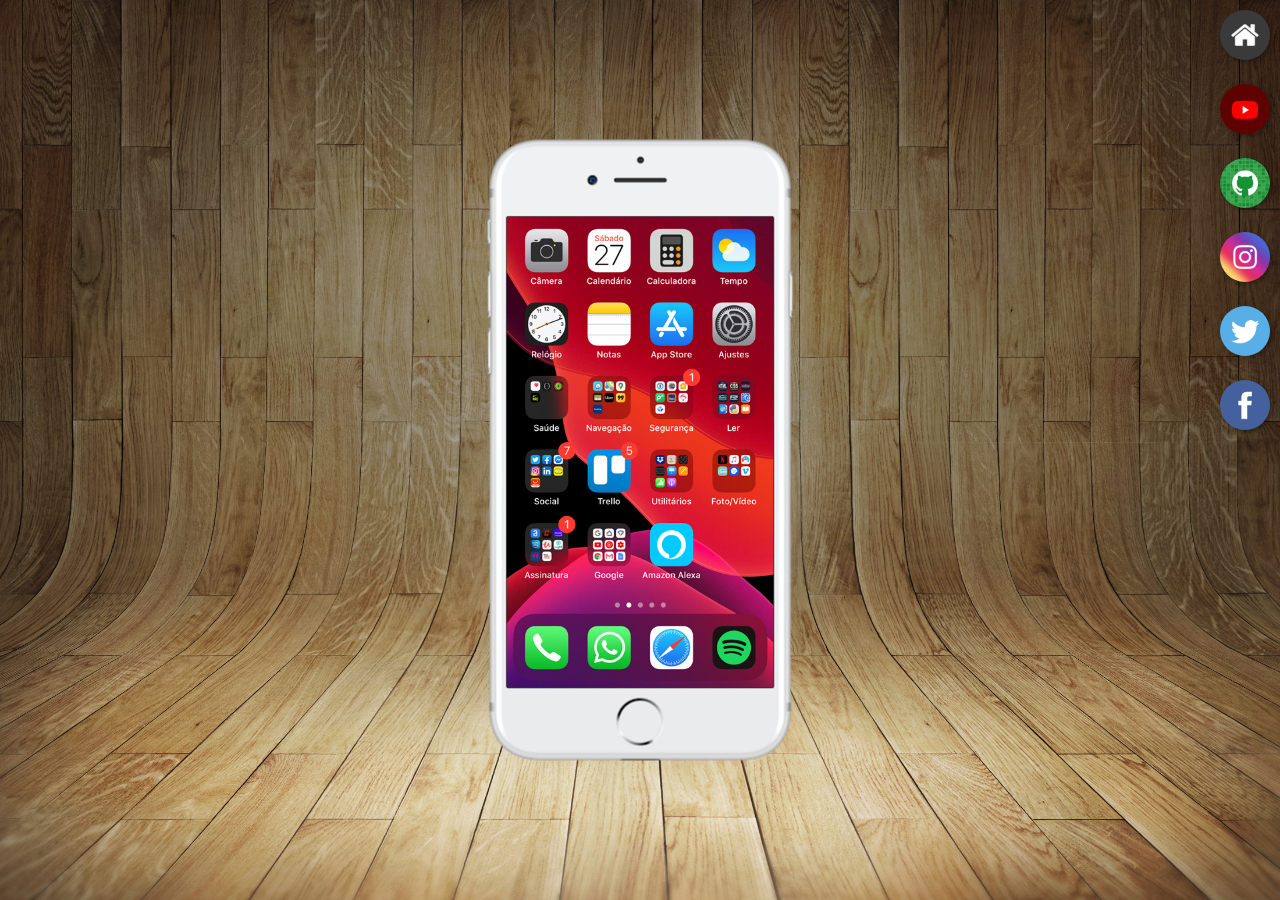
<file: index.html>
<!DOCTYPE html>
<html lang="pt-br">
<head>
    <meta charset="UTF-8">
    <meta http-equiv="X-UA-Compatible" content="IE=edge">
    <meta name="viewport" content="width=device-width, initial-scale=1.0">
    <link rel="shortcut icon" href="favicon.ico" type="image/x-icon"> 
    <link rel="stylesheet" href="estilos/style.css">
    <title>Projeto Redes Sociais</title>
</head>
<body>
    <main>
        <section id="telefone">
            <iframe src="home.html" name="tela" id="tela" frameborder="0"></iframe>
        </section>
        <section id="redes-sociais">
            <a href="home.html" target="tela"><img src="imagens/logo-home.jpg" alt="Home"></a><br>
            <a href="youtube.html" target="tela"><img src="imagens/logo-youtube.jpg" alt="Youtube"></a><br>
            <a href="github.html" target="tela"><img src="imagens/logo-github.jpg" alt="Github"></a><br>
            <a href="instagram.html" target="tela"><img src="imagens/logo-instagram.jpg" alt="Instagram"></a><br>
            <a href="twitter.html" target="tela"><img src="imagens/logo-twitter.jpg" alt="Twitter"></a><br>
            <a href="facebook.html" target="tela"><img src="imagens/logo-facebook.jpg" alt="Facebook"></a>
        </section>
    </main>
</body>
</html>
</file>
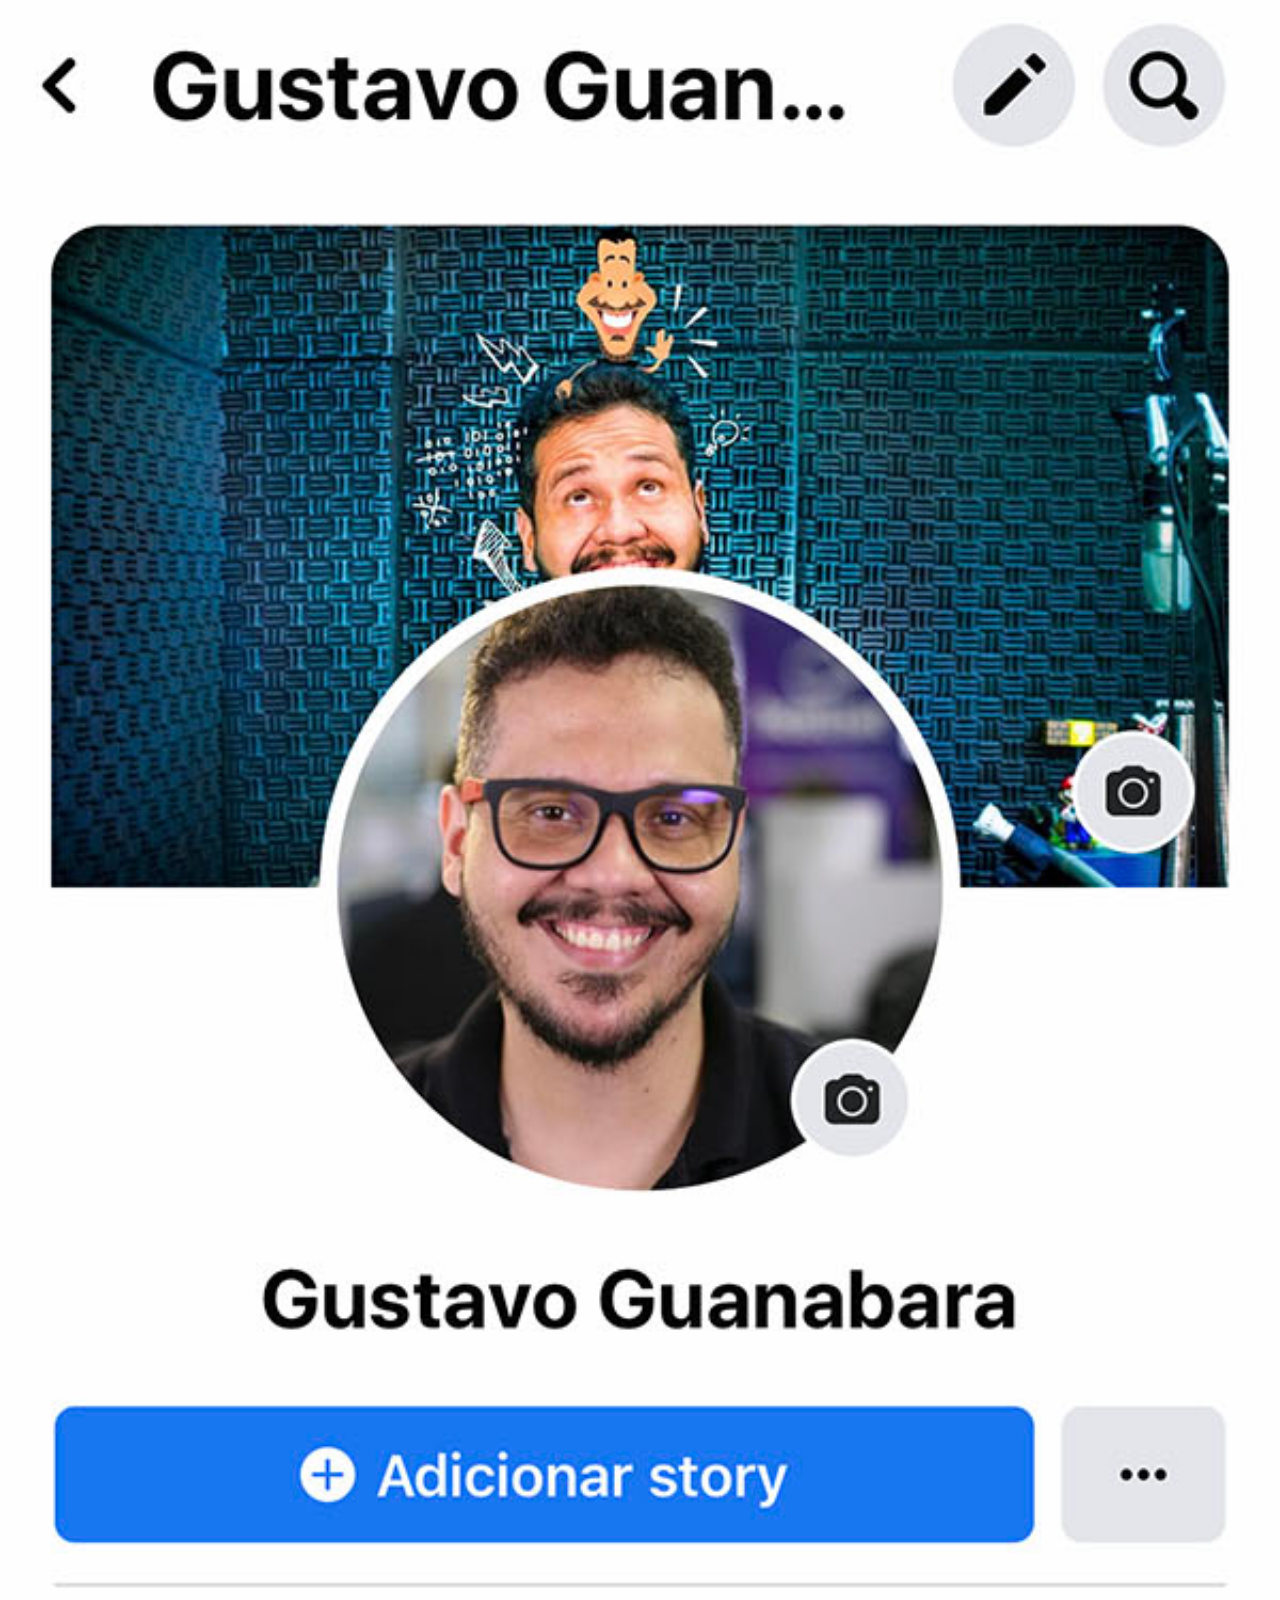
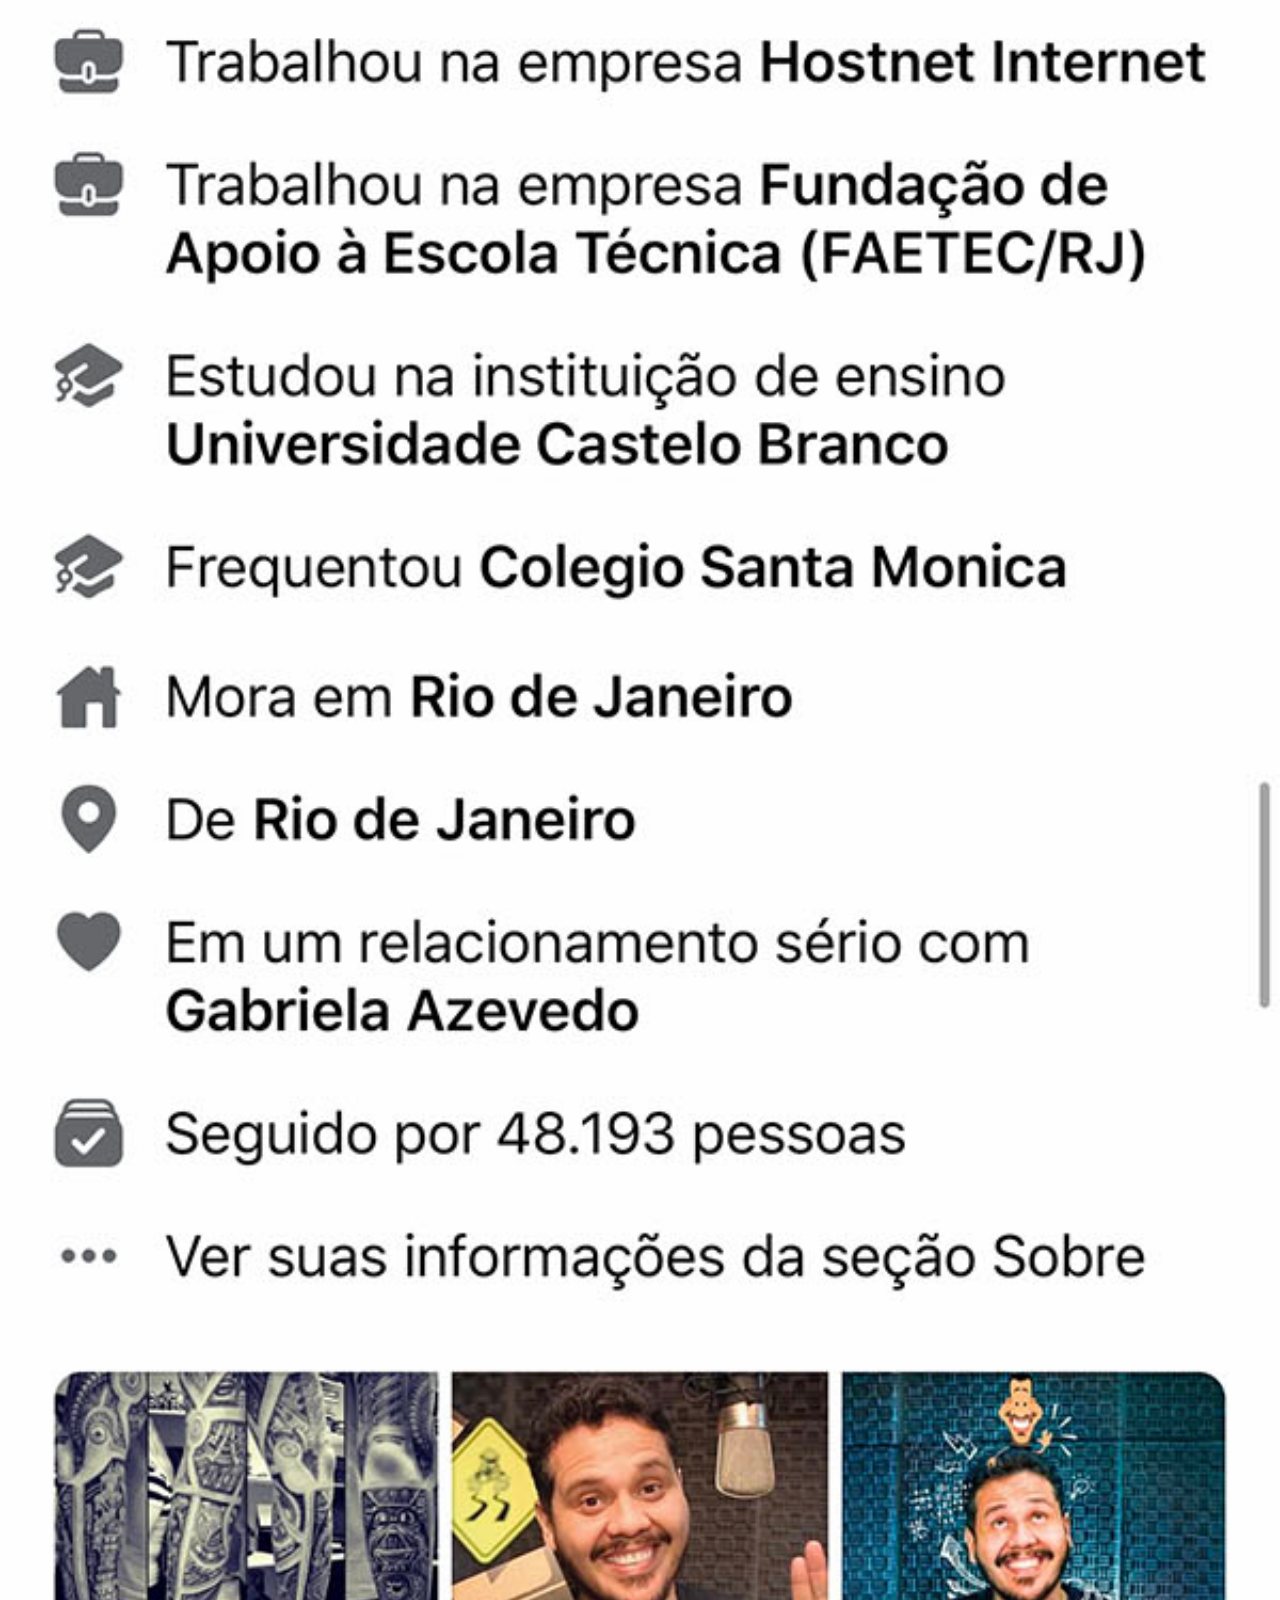
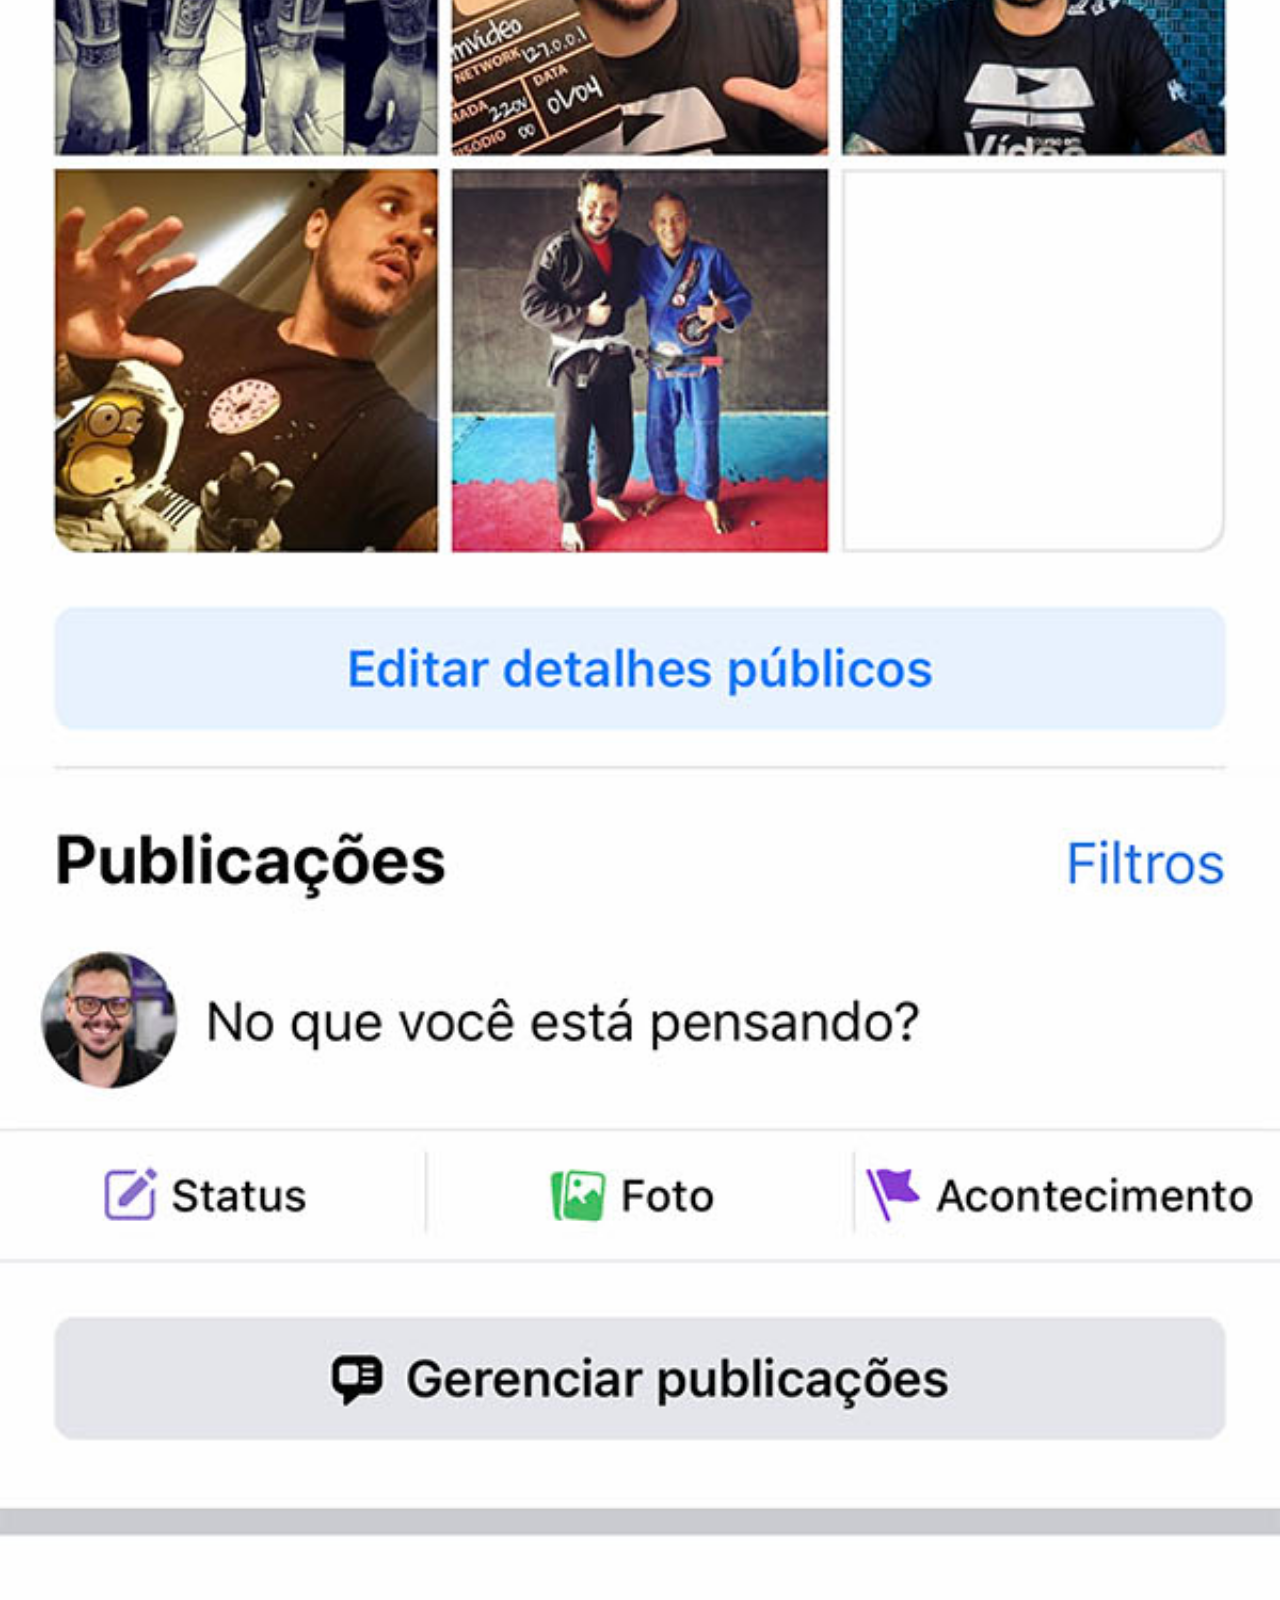
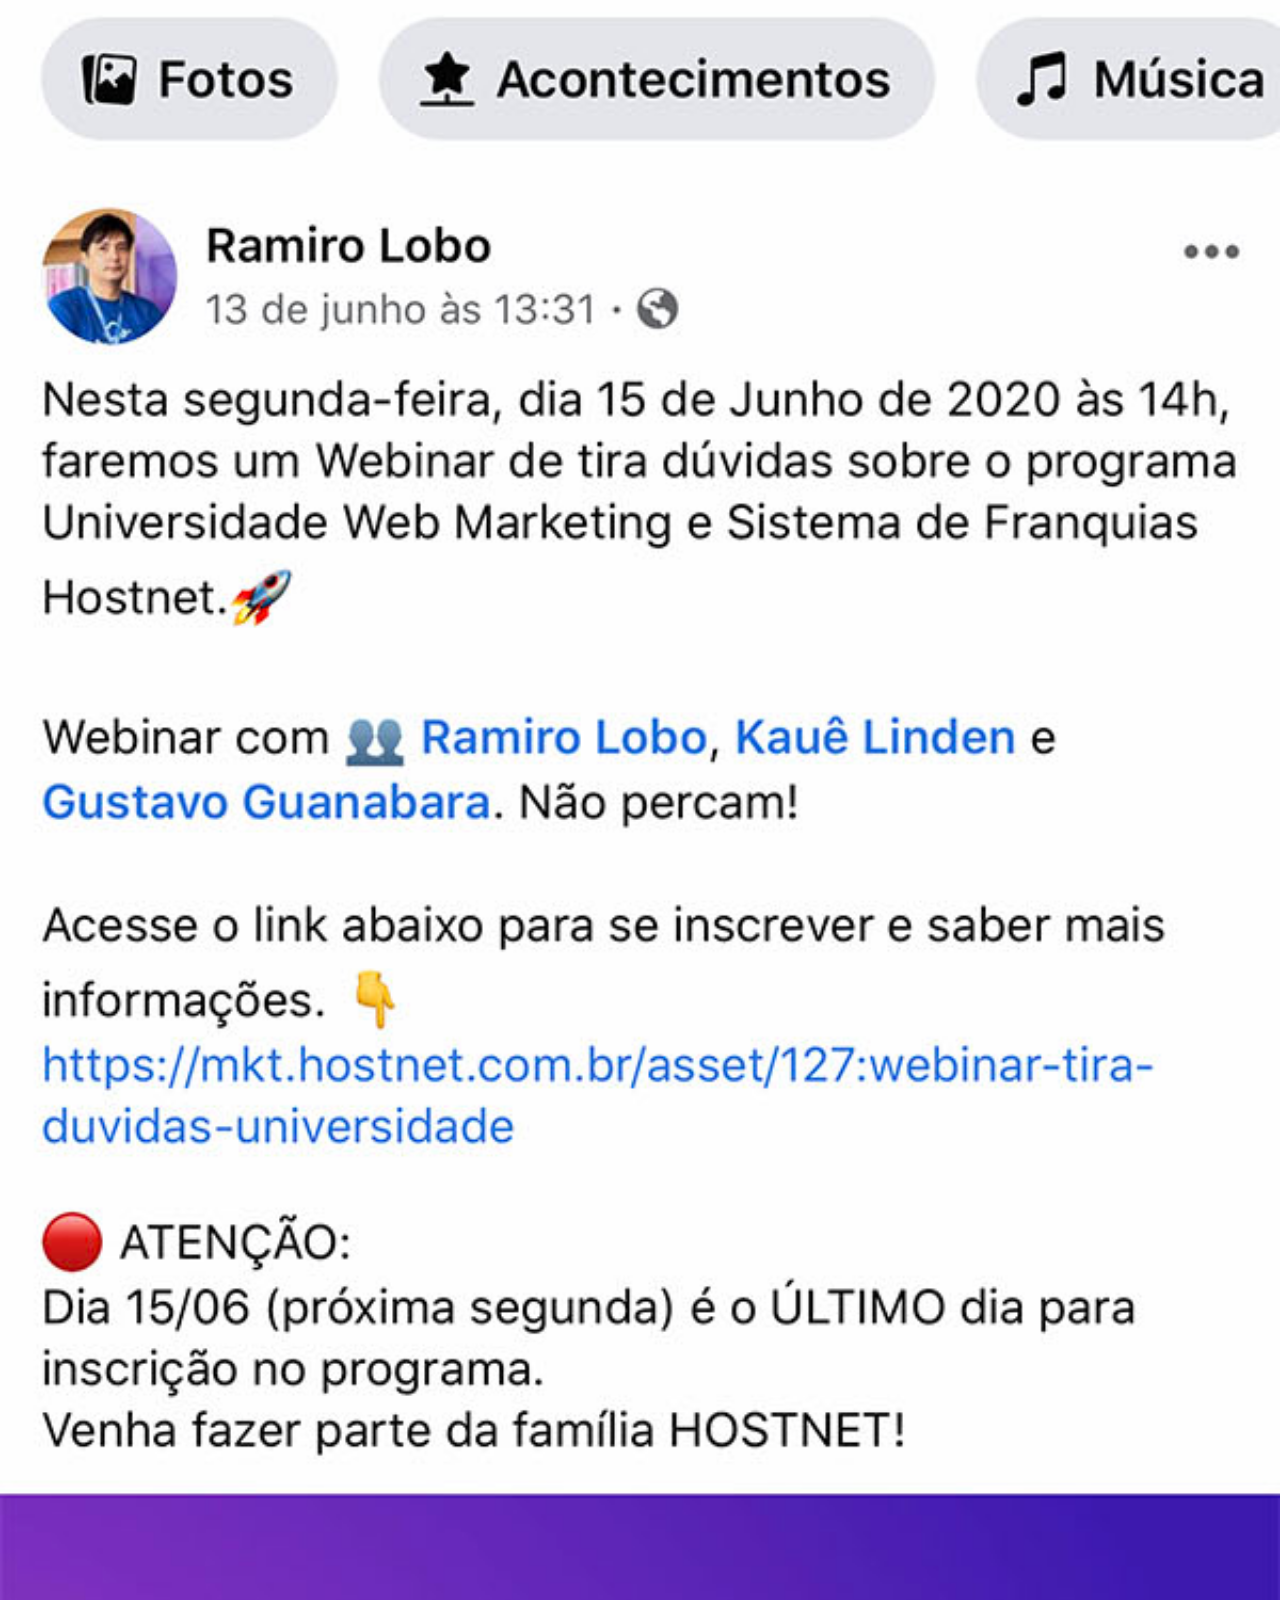
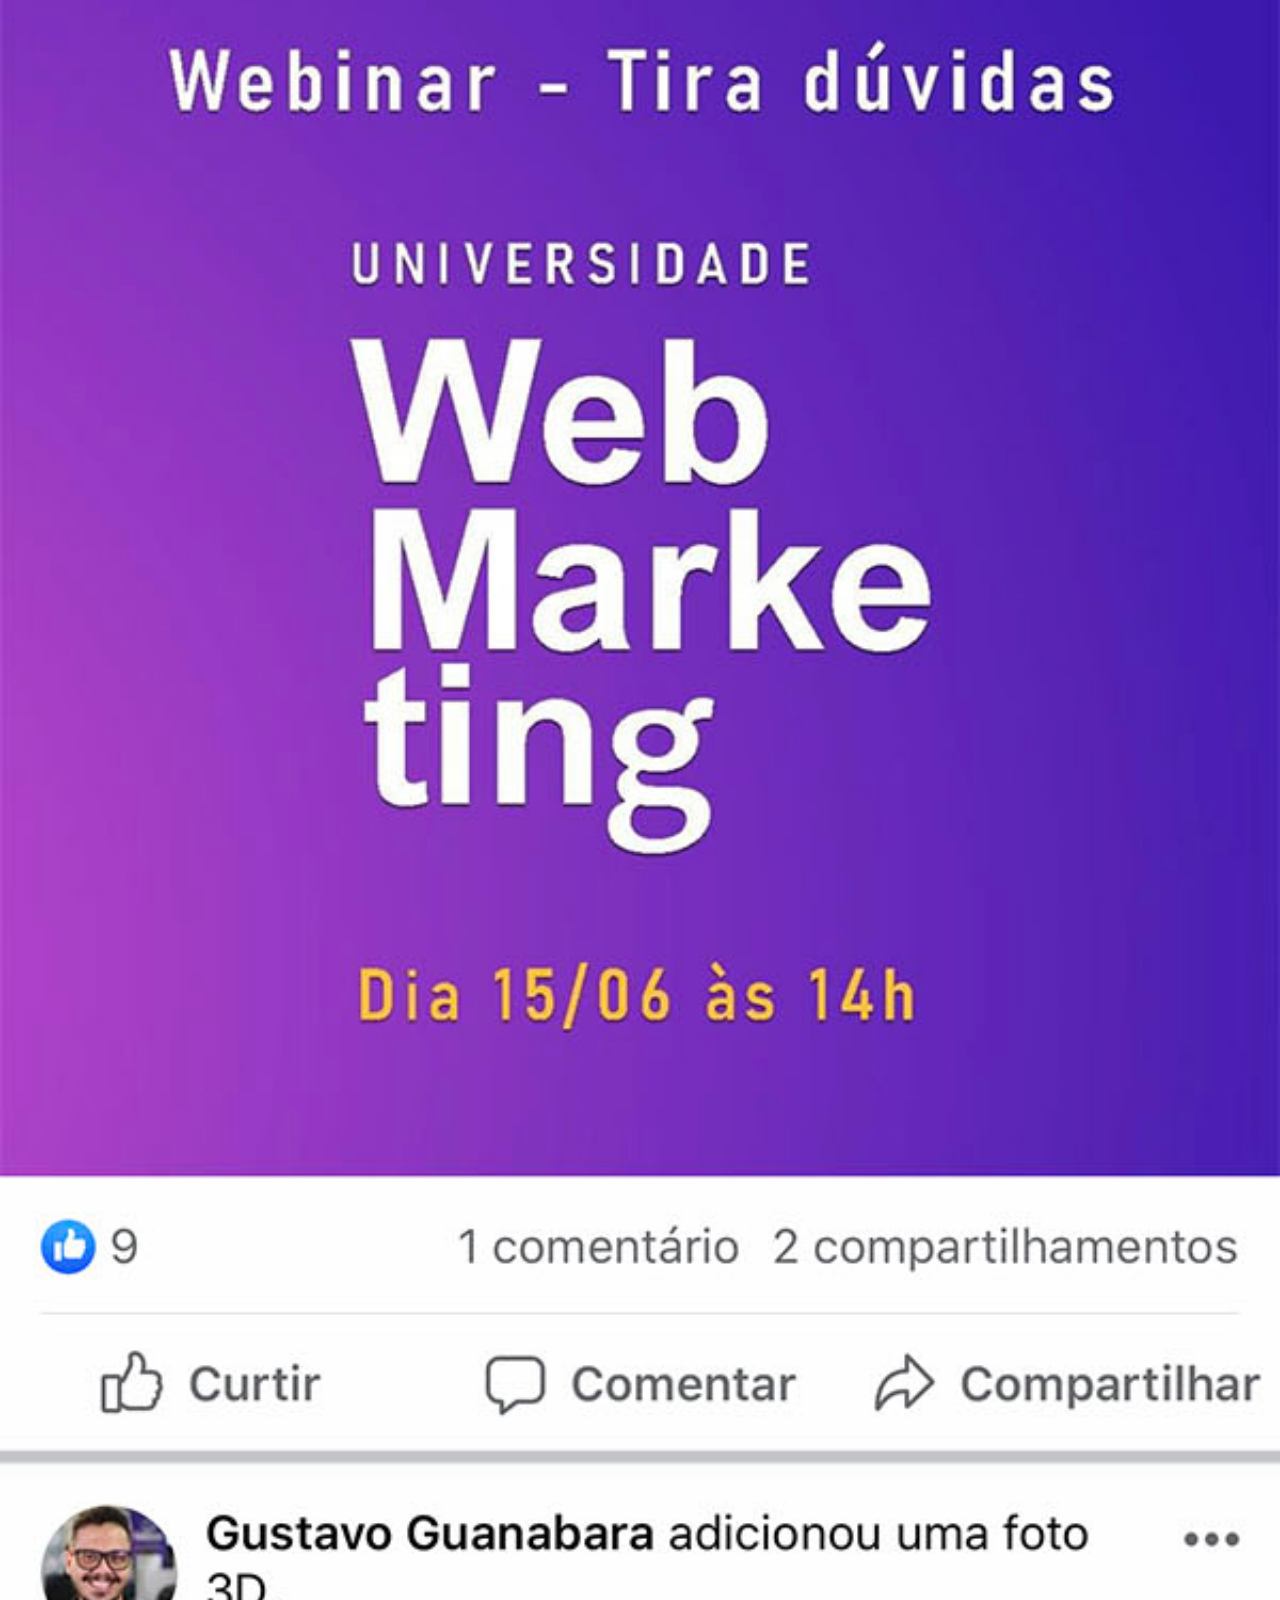
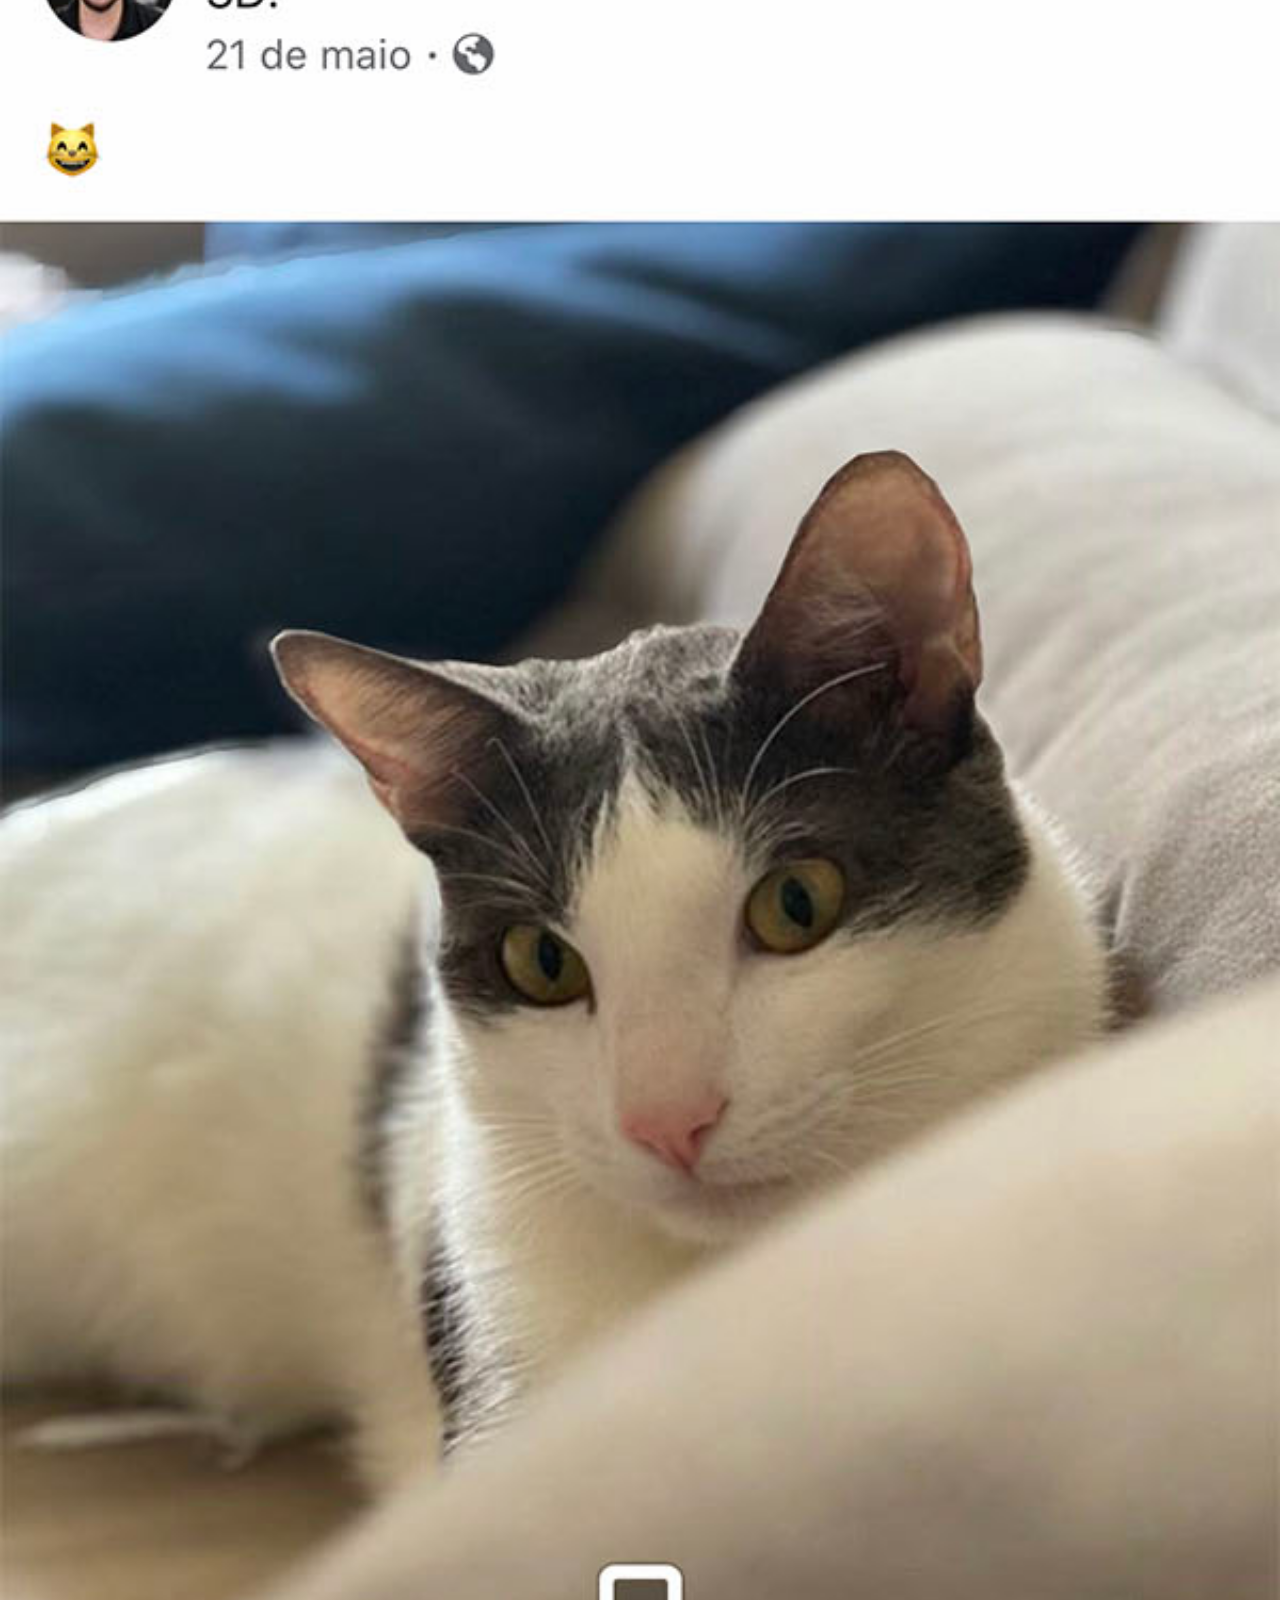
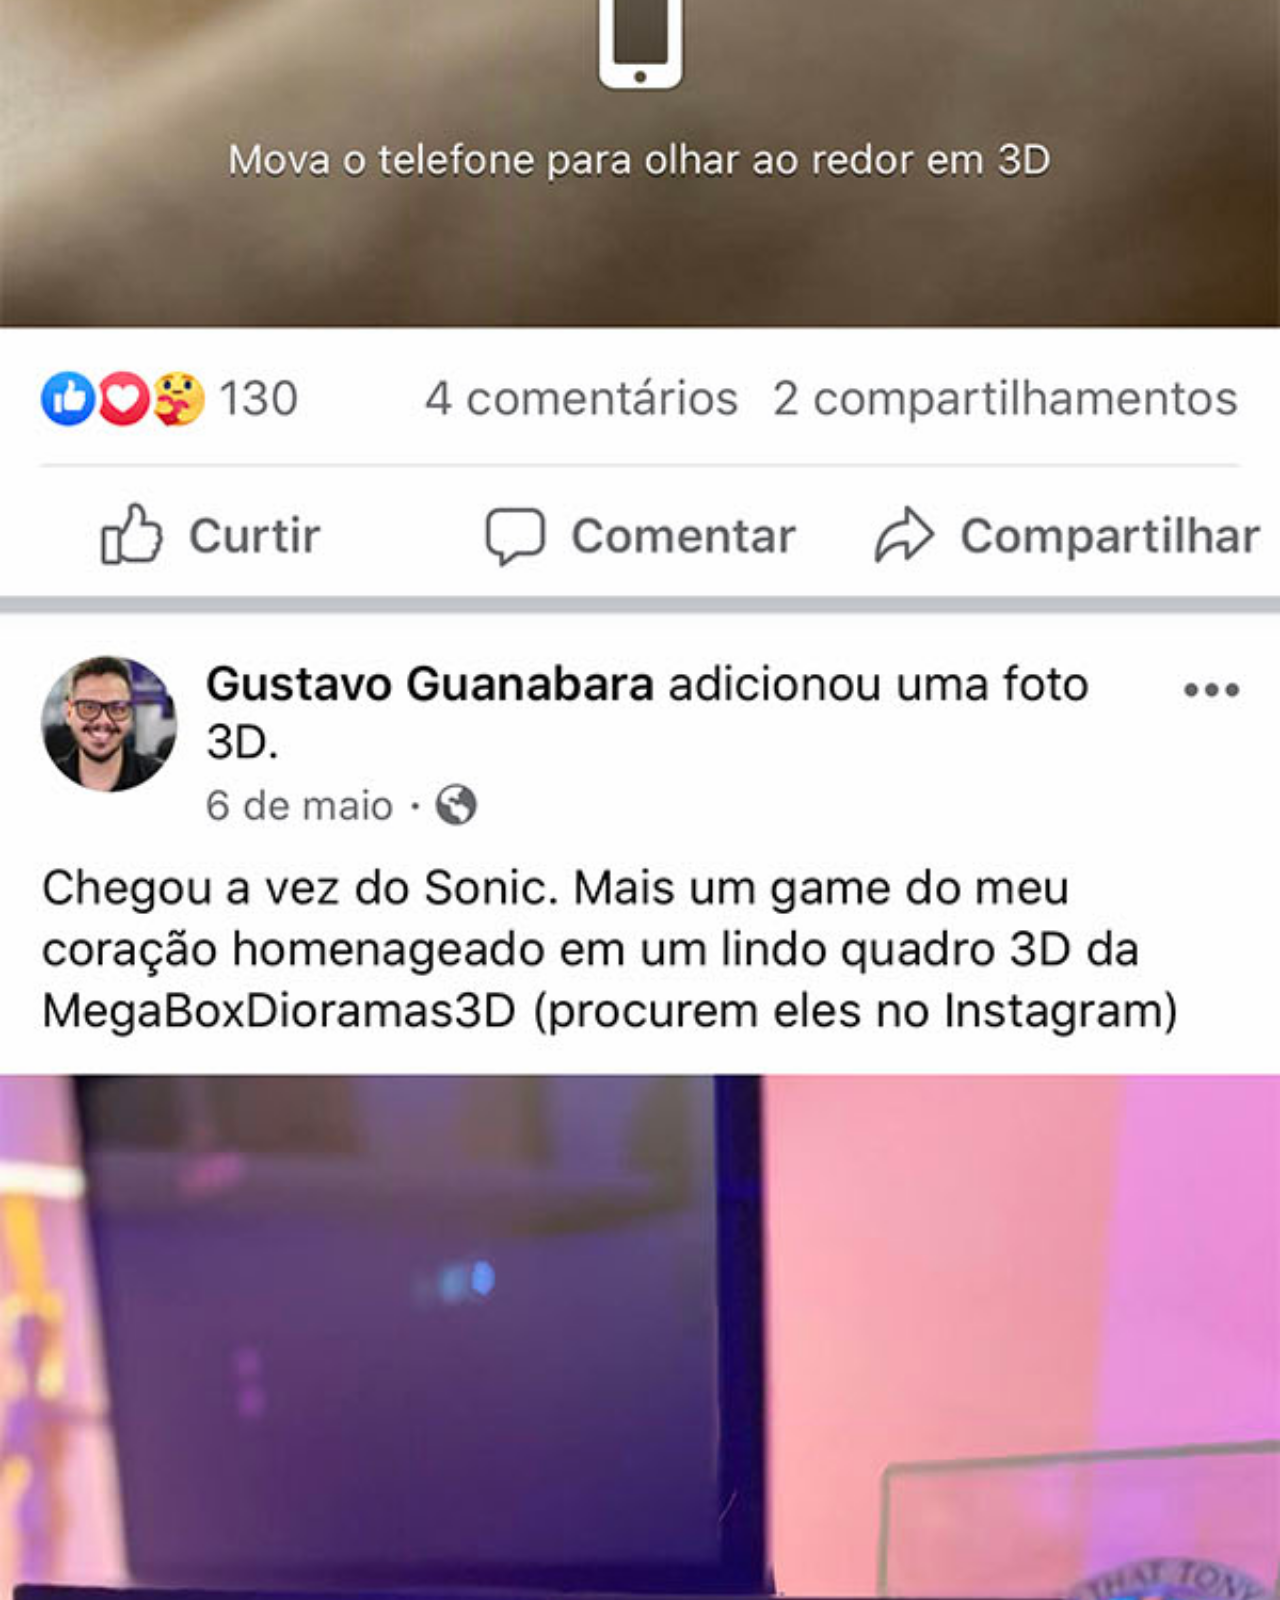
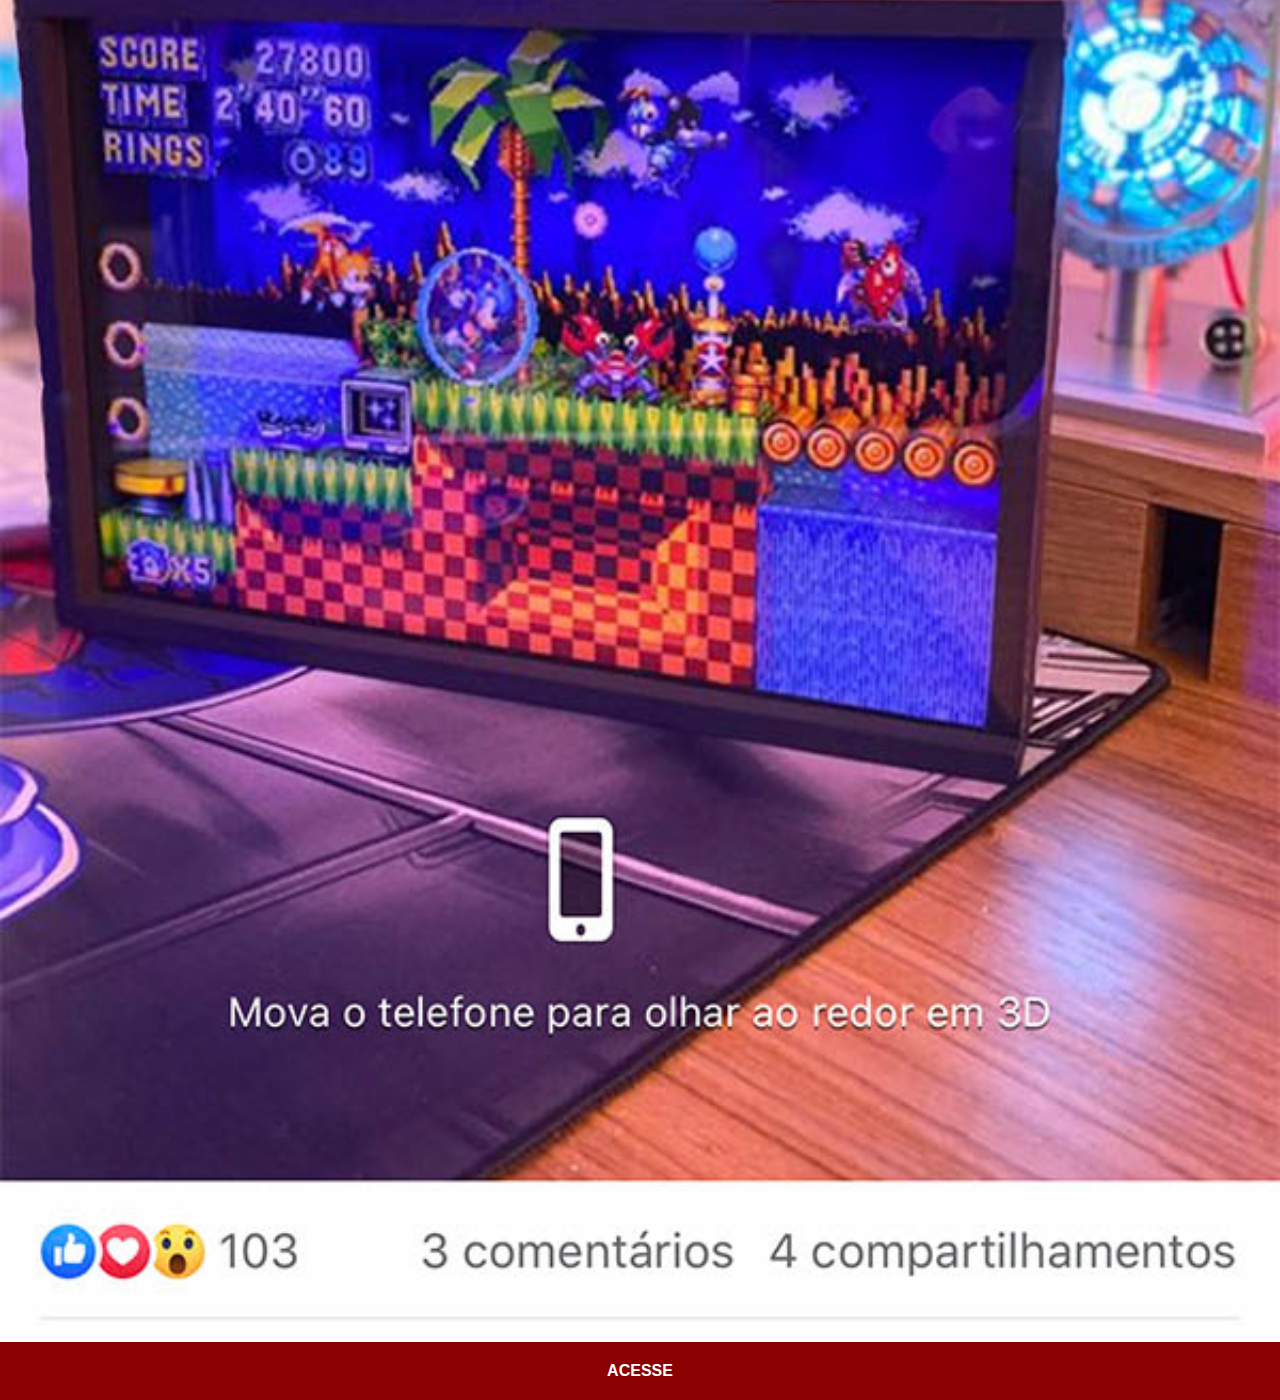
<file: facebook.html>
<!DOCTYPE html>
<html lang="pt-br">
<head>
    <meta charset="UTF-8">
    <meta http-equiv="X-UA-Compatible" content="IE=edge">
    <meta name="viewport" content="width=device-width, initial-scale=1.0">
    <title>Facebook</title>
    <link rel="stylesheet" href="estilos/social.css">
</head>
<body>
    <img src="imagens/tela-facebook.jpg" alt="Facebook">
    <a href="https://www.facebook.com/gustavoguanabara/" target="_blank">ACESSE</a>
</body>
</html>
</file>
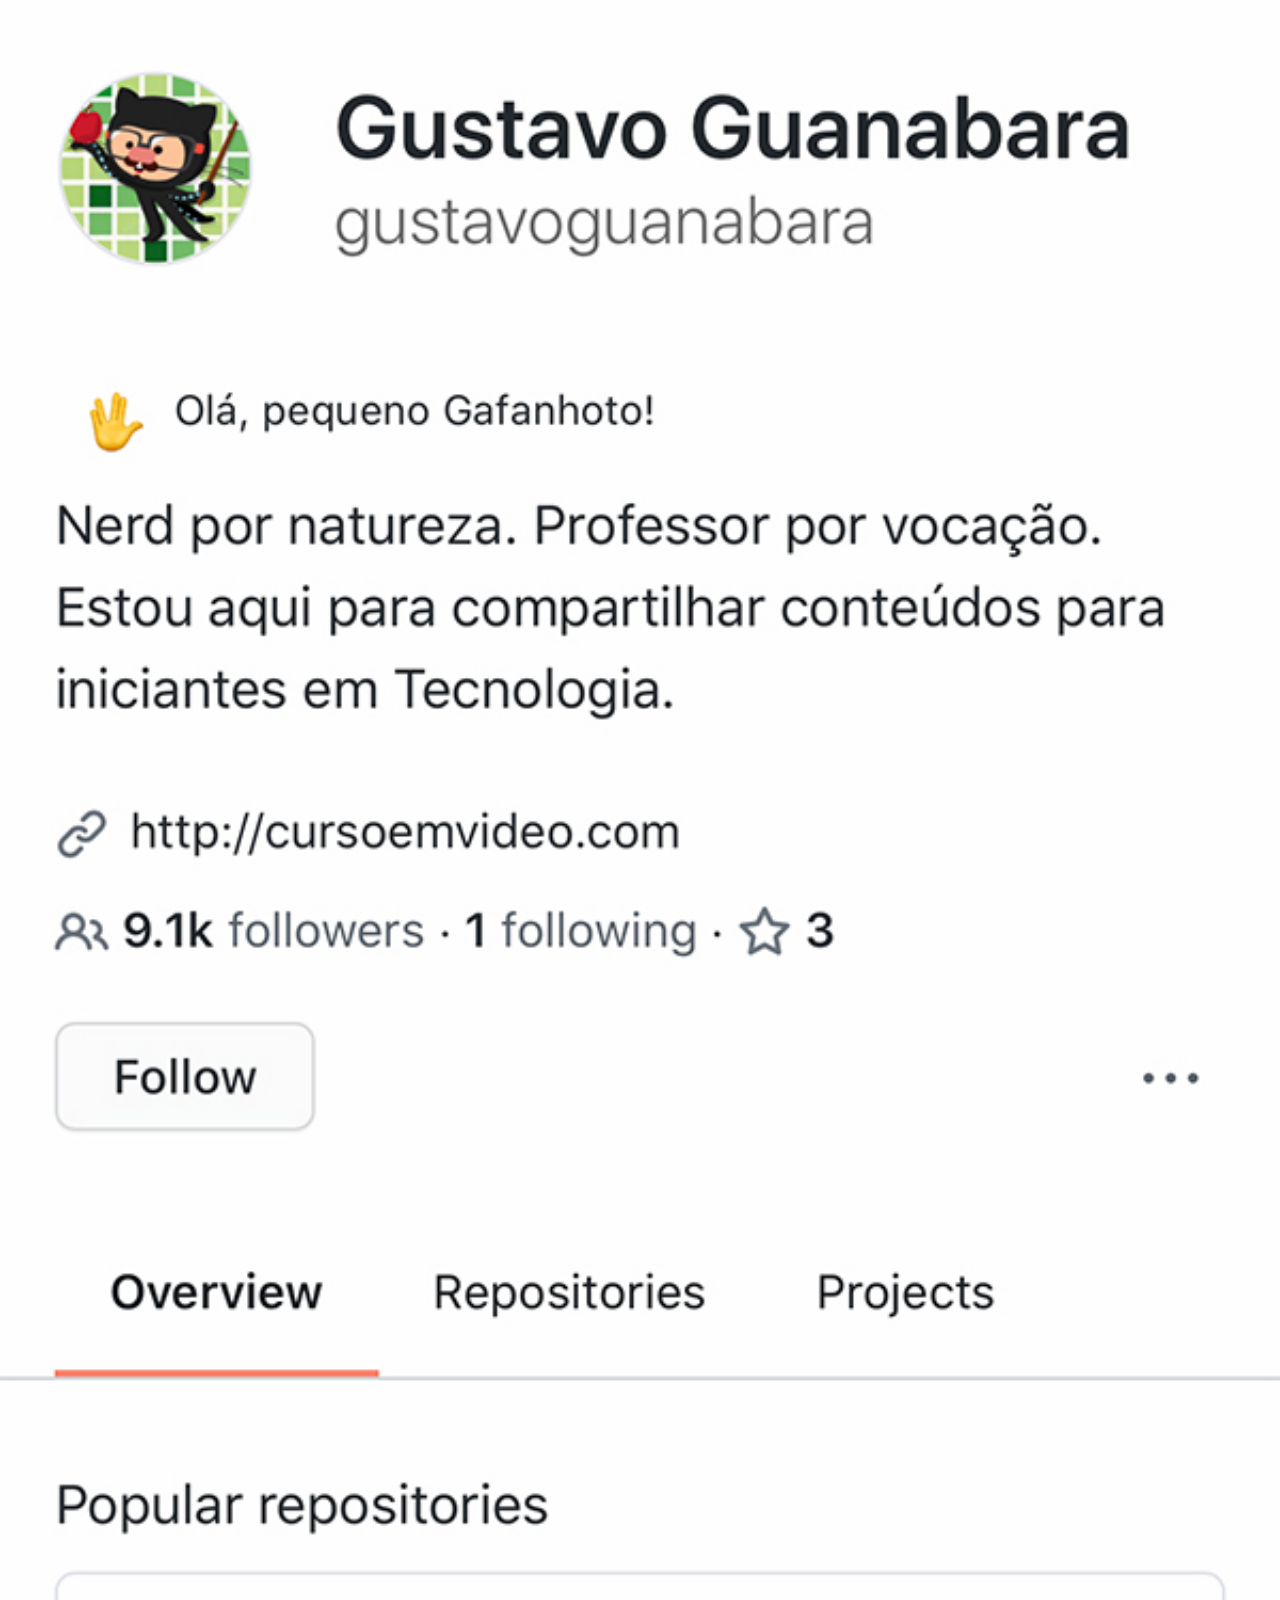
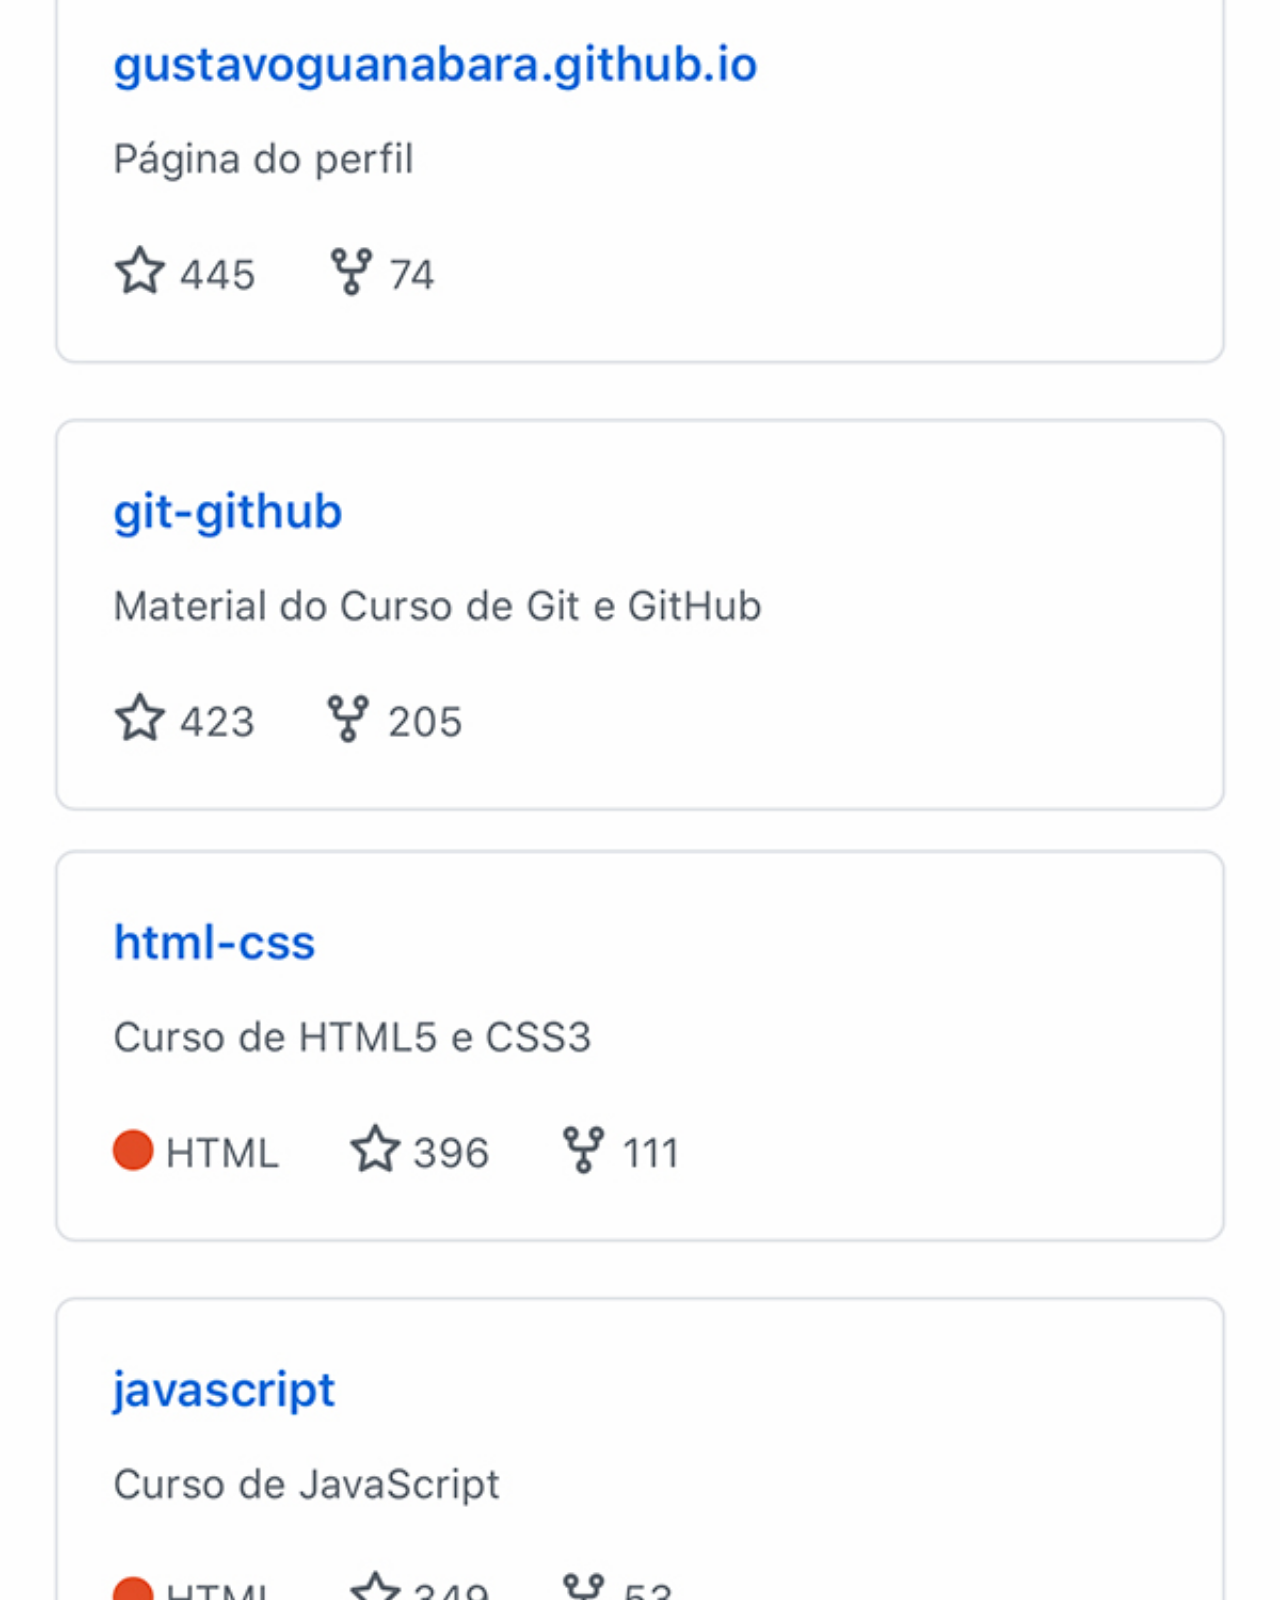
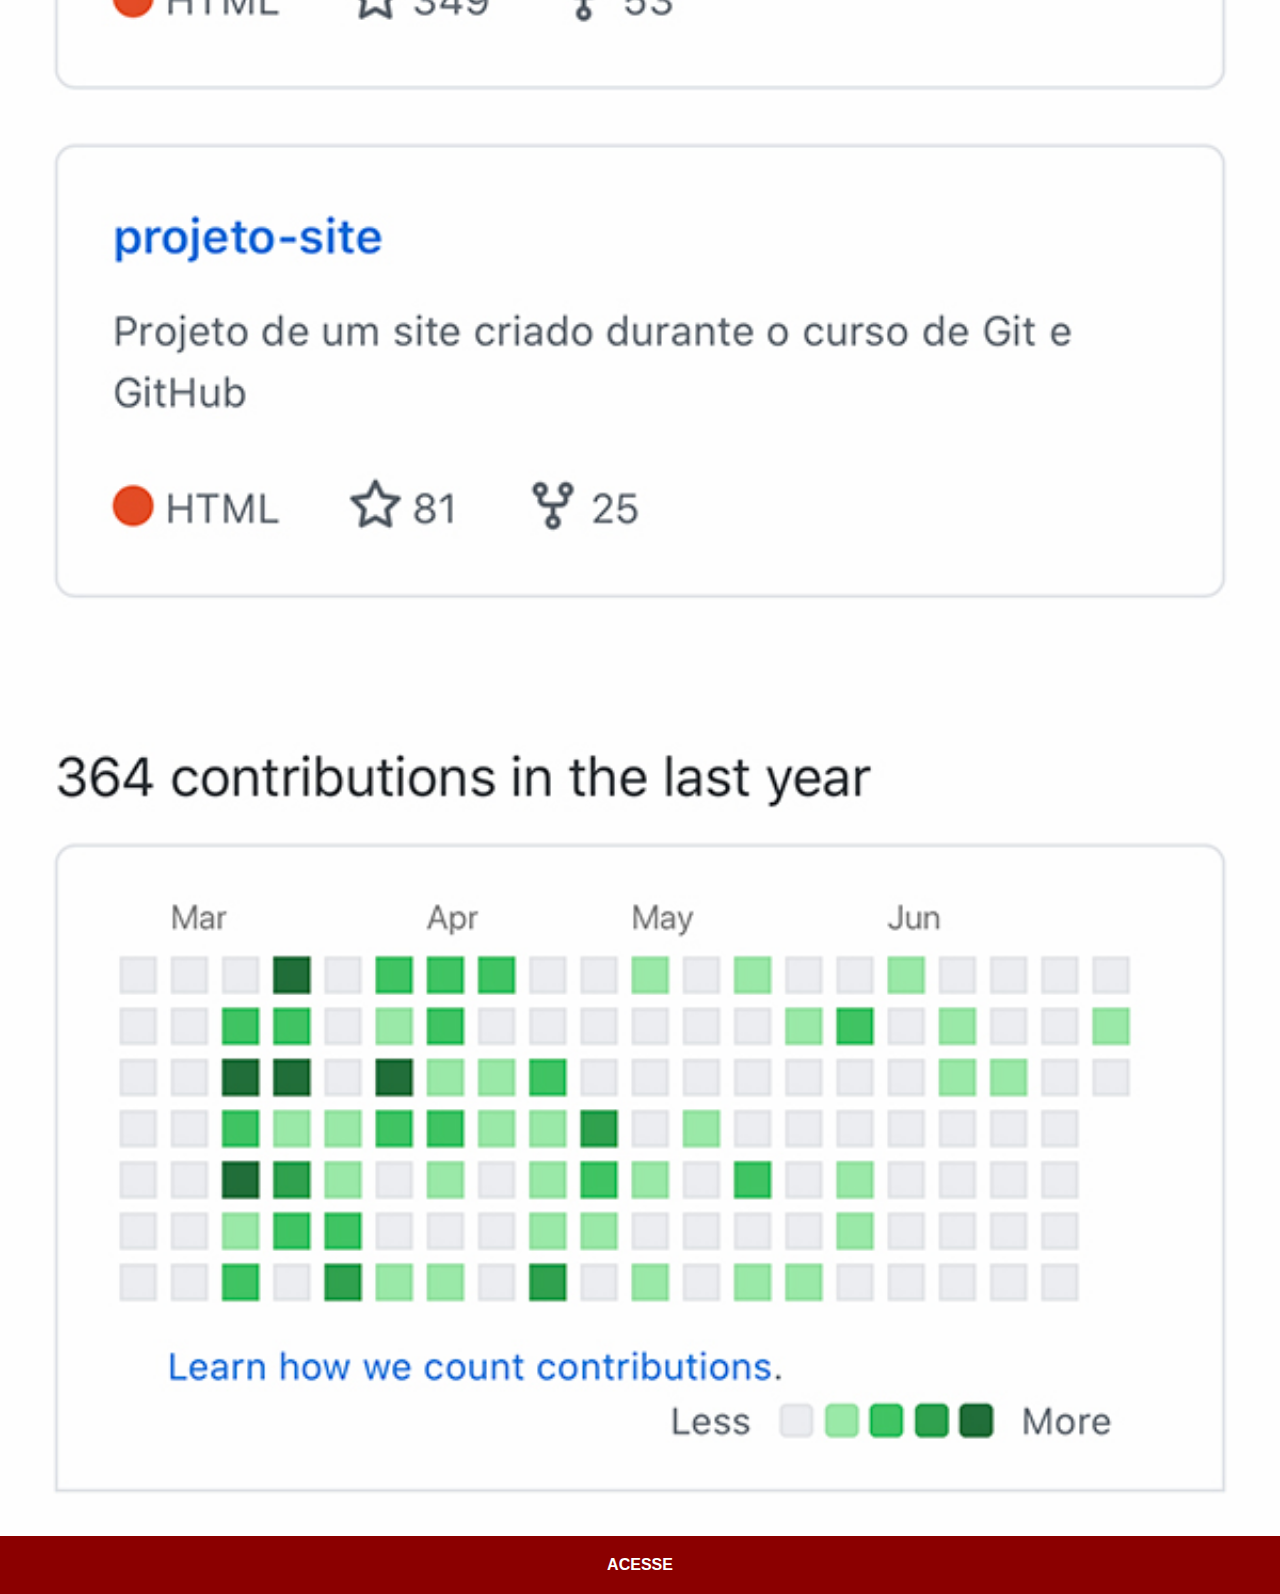
<file: github.html>
<!DOCTYPE html>
<html lang="pt-br">
<head>
    <meta charset="UTF-8">
    <meta http-equiv="X-UA-Compatible" content="IE=edge">
    <meta name="viewport" content="width=device-width, initial-scale=1.0">
    <title>Github</title>
    <link rel="stylesheet" href="estilos/social.css">
</head>
<body>
    <img src="imagens/tela-github.jpg" alt="Github">
    <a href="https://github.com/gustavoguanabara" target="_blank">ACESSE</a>
</body>
</html>
</file>
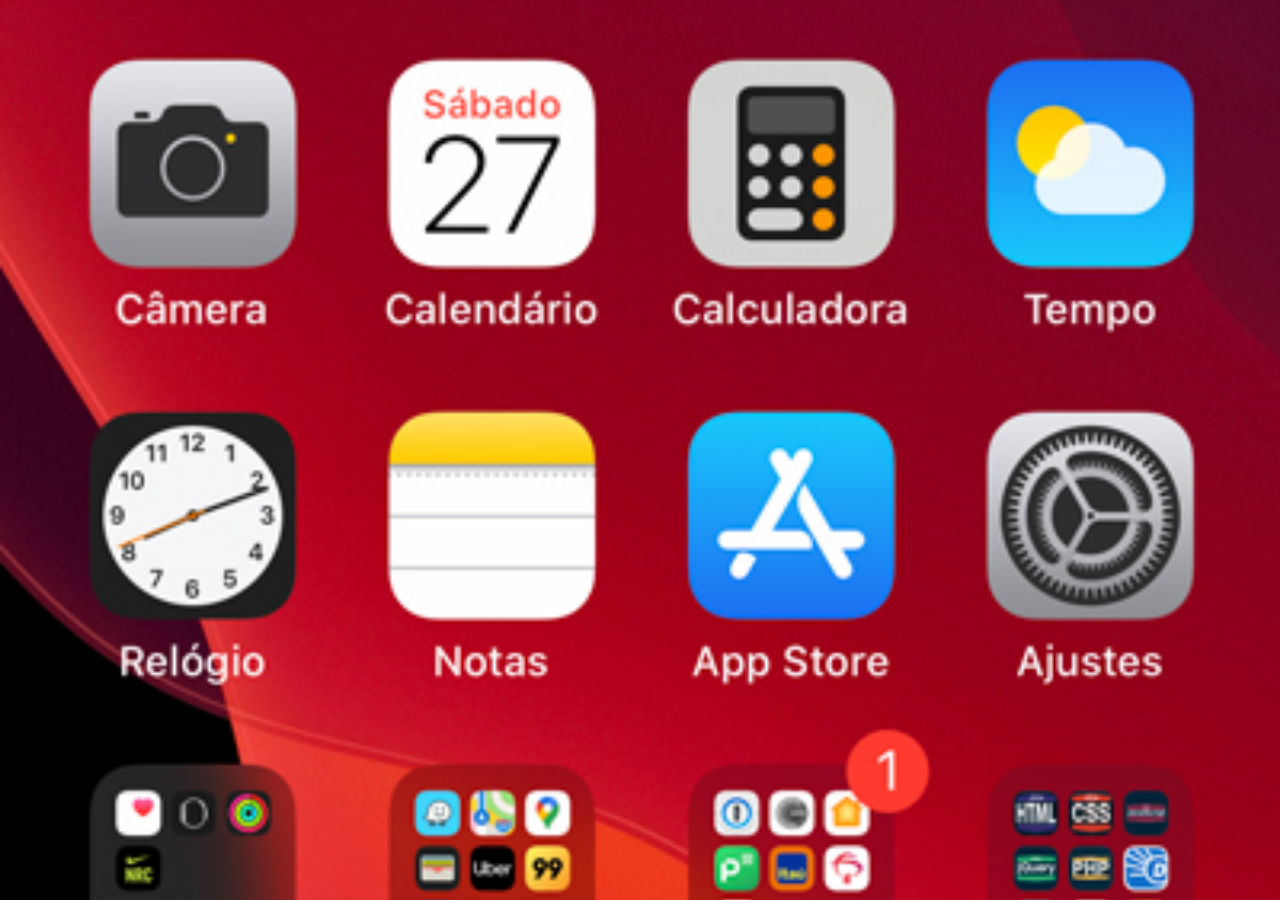
<file: home.html>
<!DOCTYPE html>
<html lang="pt-br">
<head>
    <meta charset="UTF-8">
    <meta http-equiv="X-UA-Compatible" content="IE=edge">
    <meta name="viewport" content="width=device-width, initial-scale=1.0">
    <title>Home</title>
</head>
<style>
    * {
        margin: 0px;
        padding: 0px;
    }

    body {
        width: 100vw;
        height: 100vh;
        background: black url('imagens/tela-home.jpg') no-repeat top center;
        background-size: cover;
    }
</style>
</html>
</file>
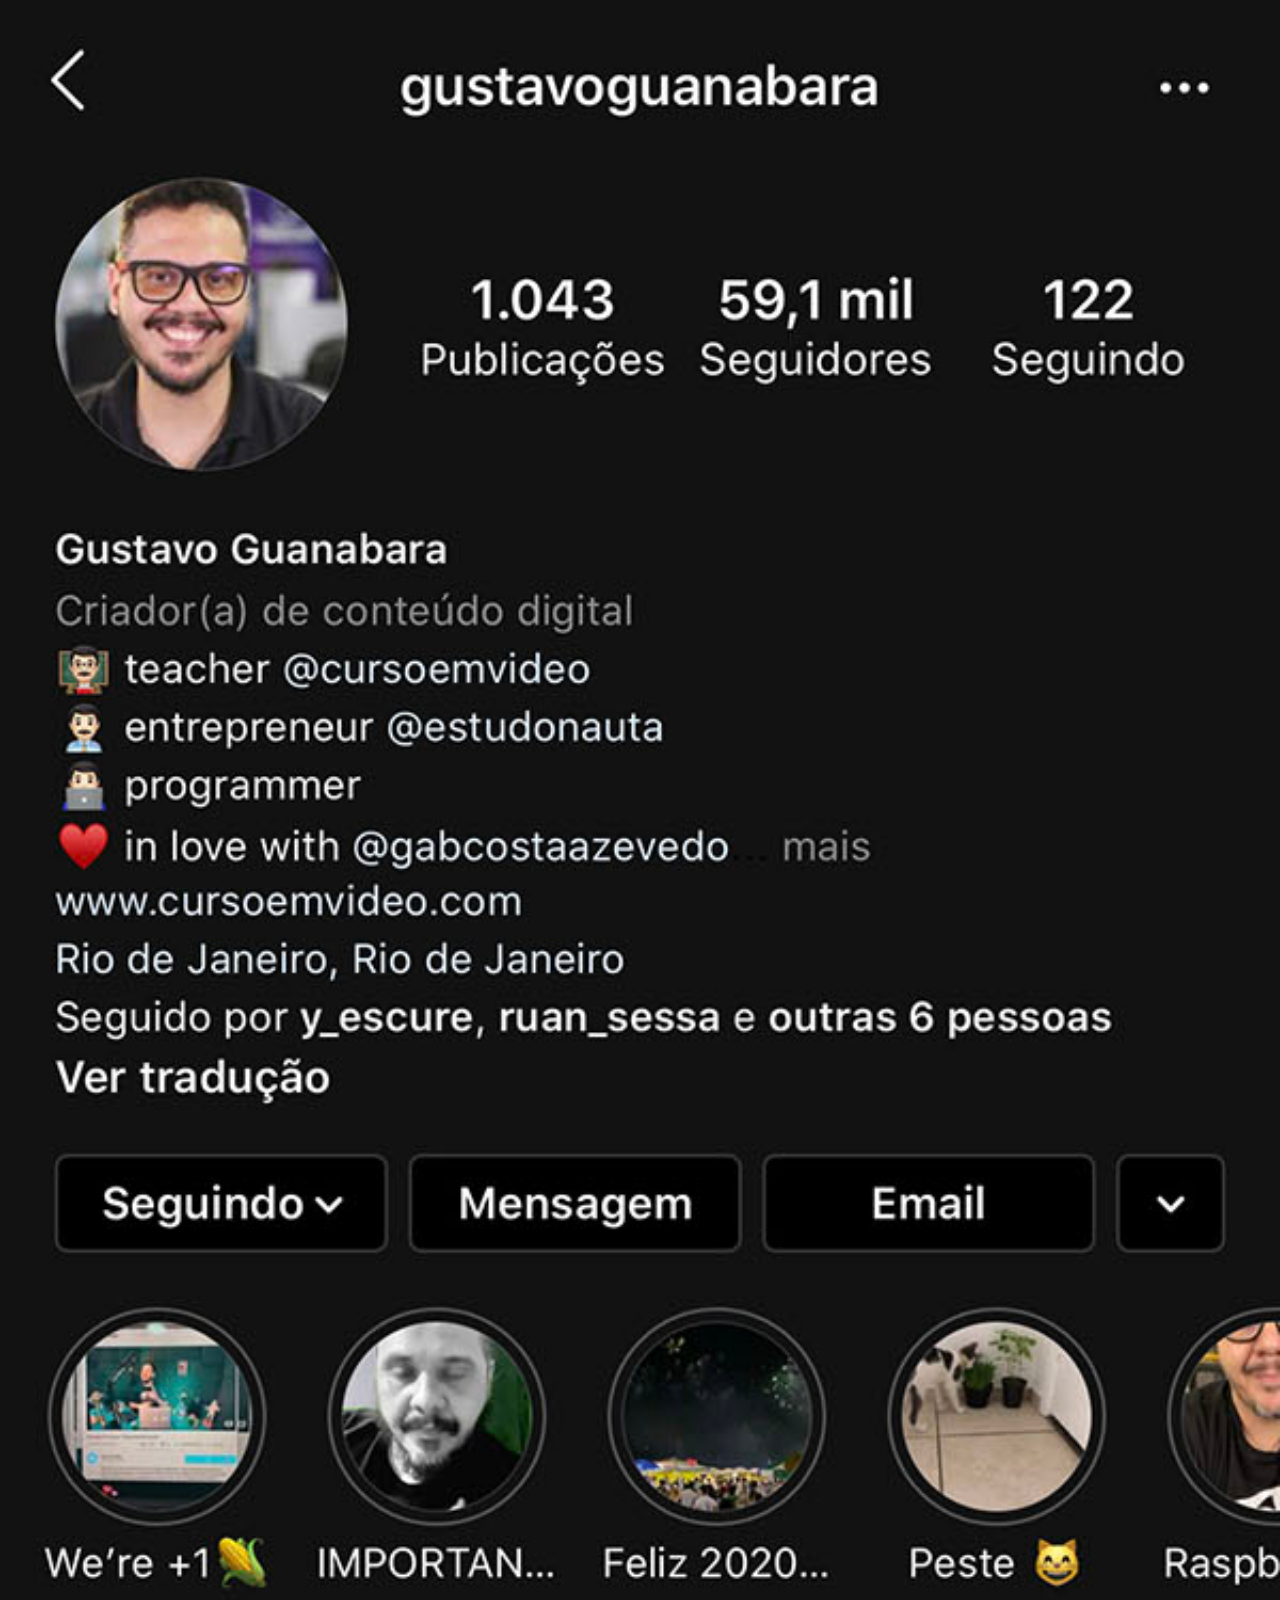
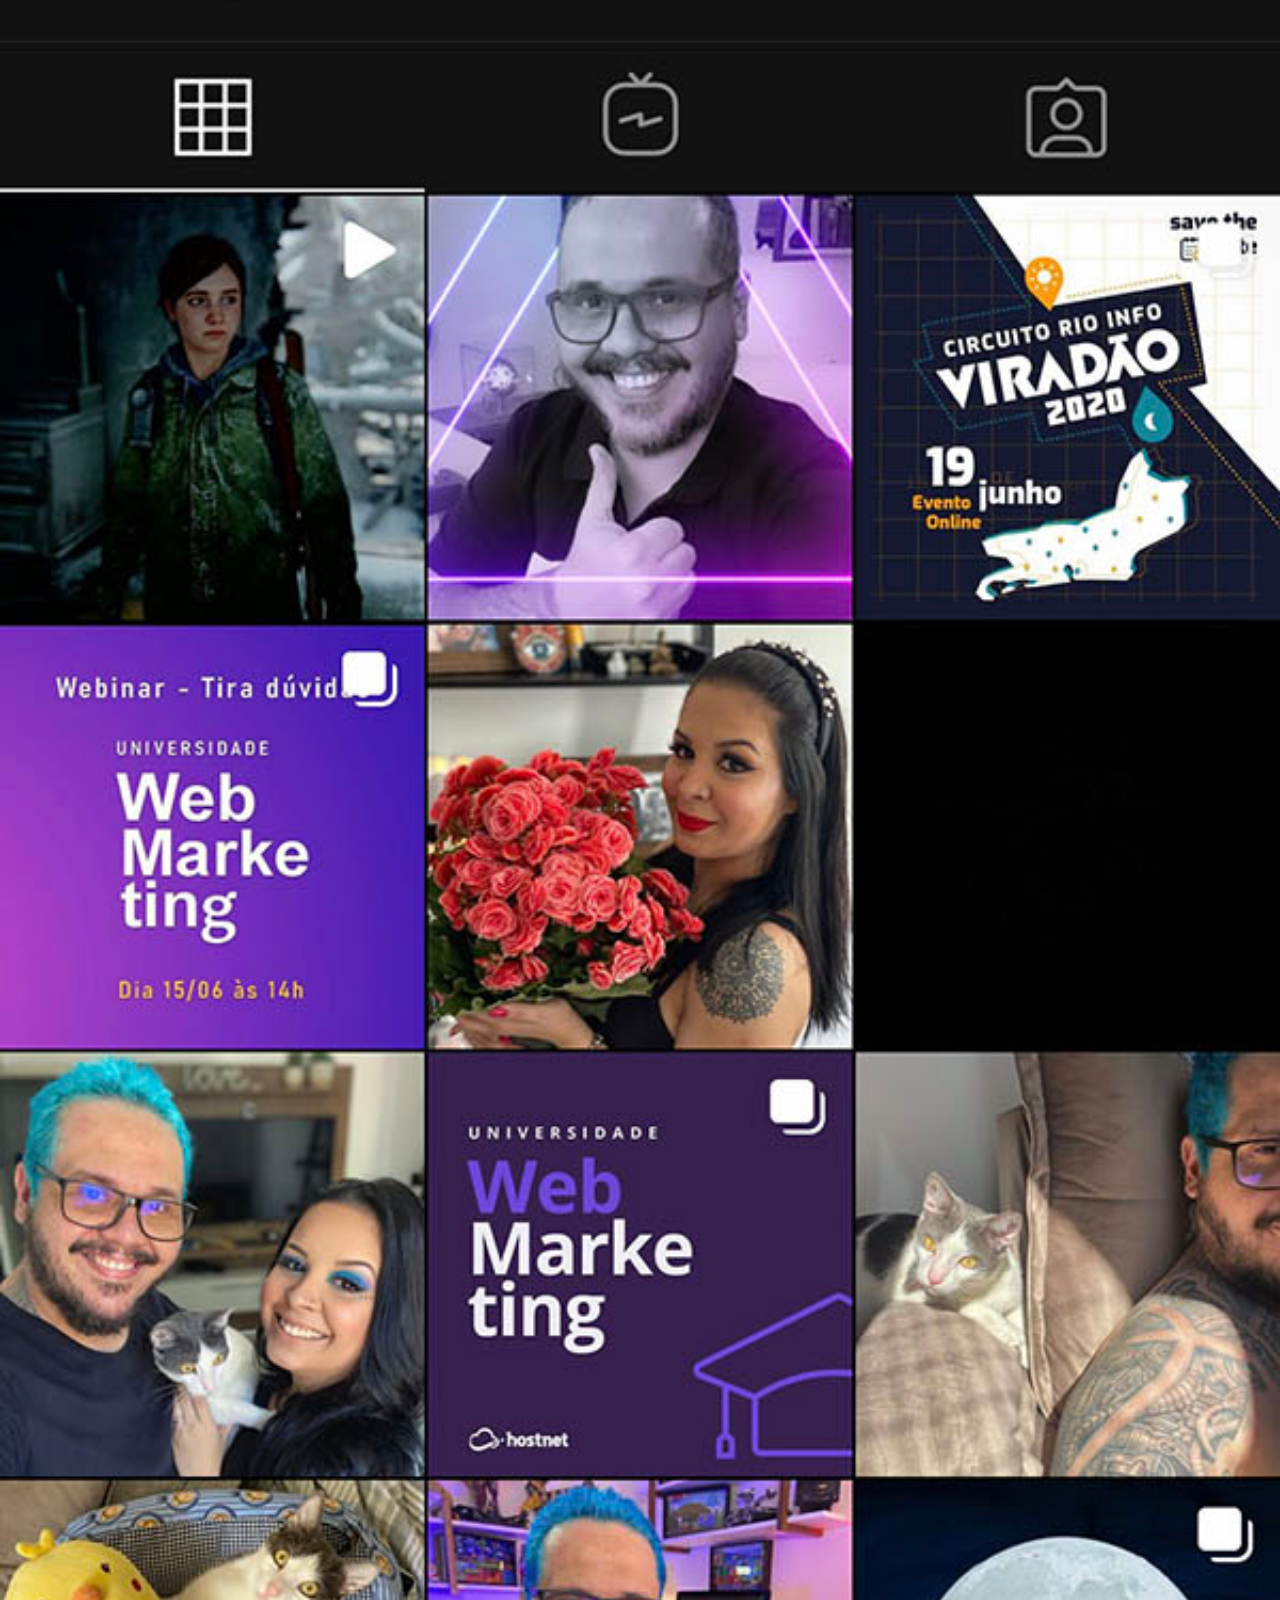
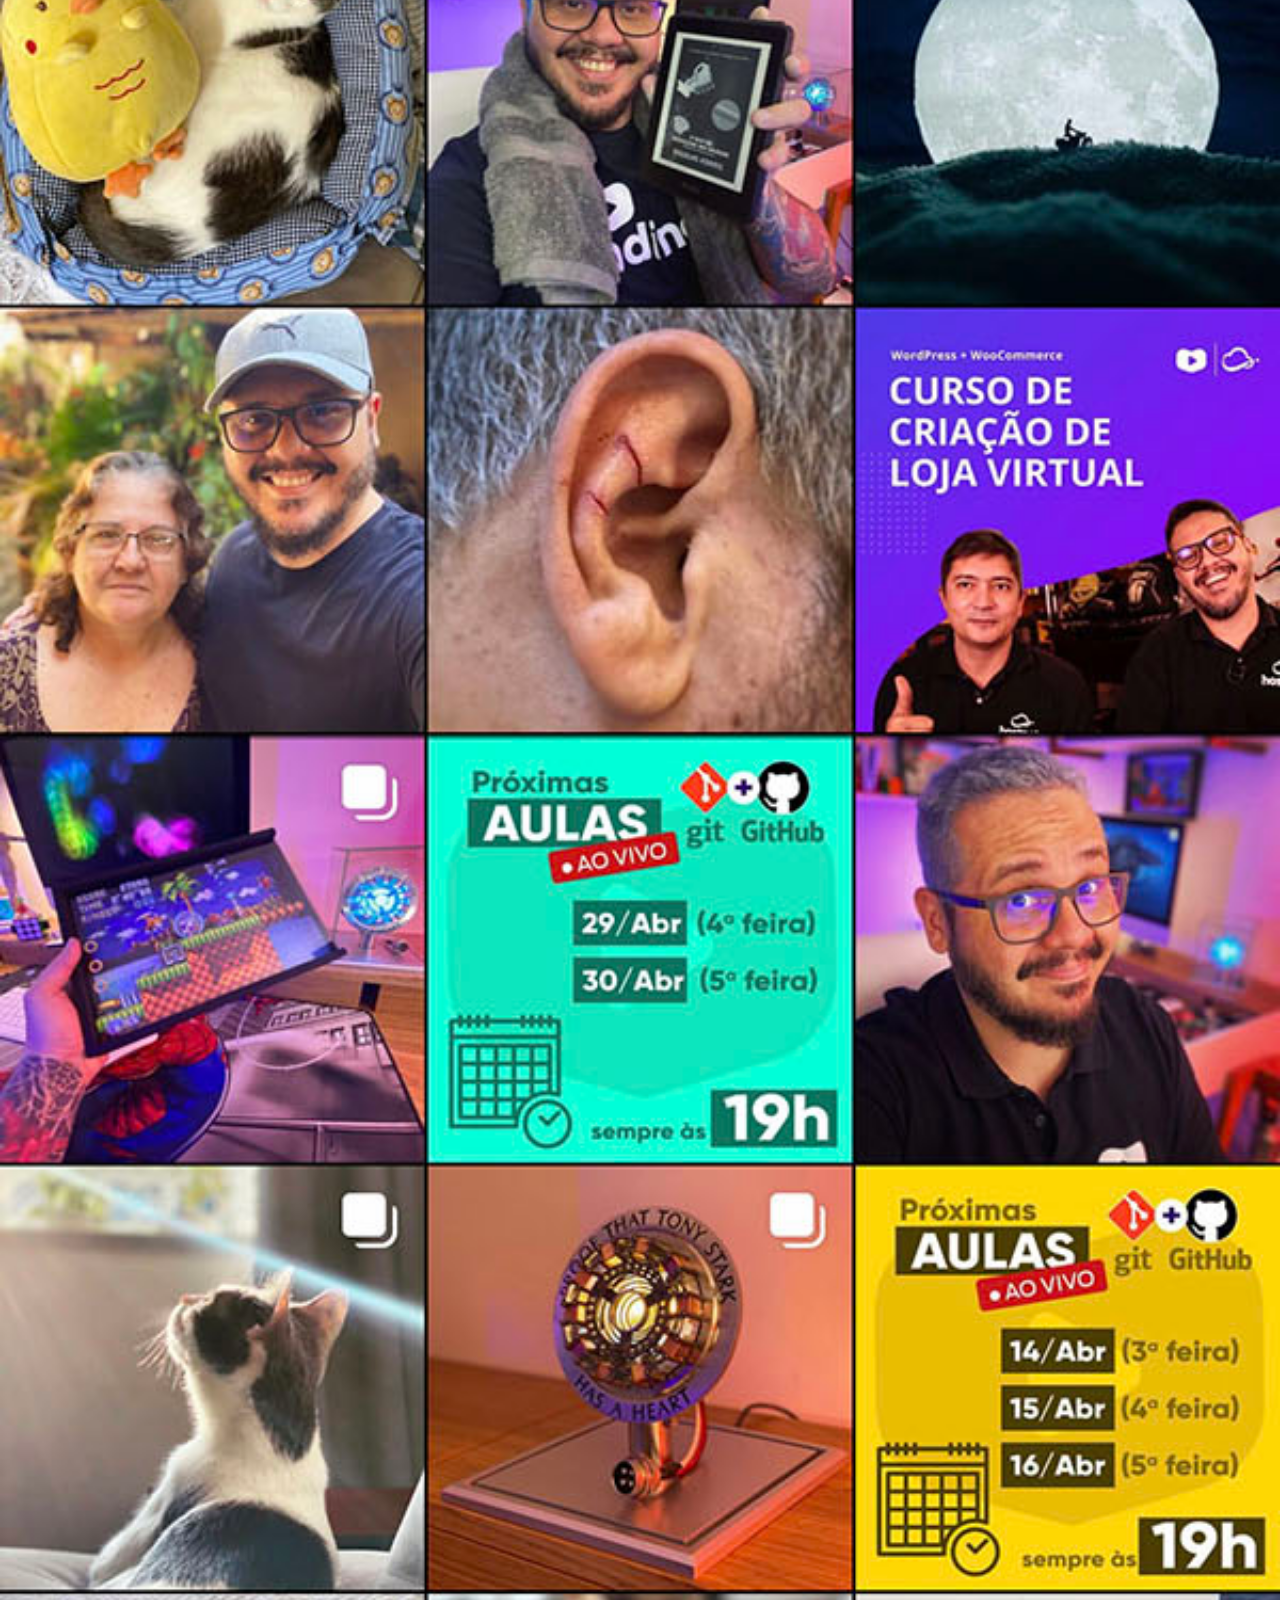
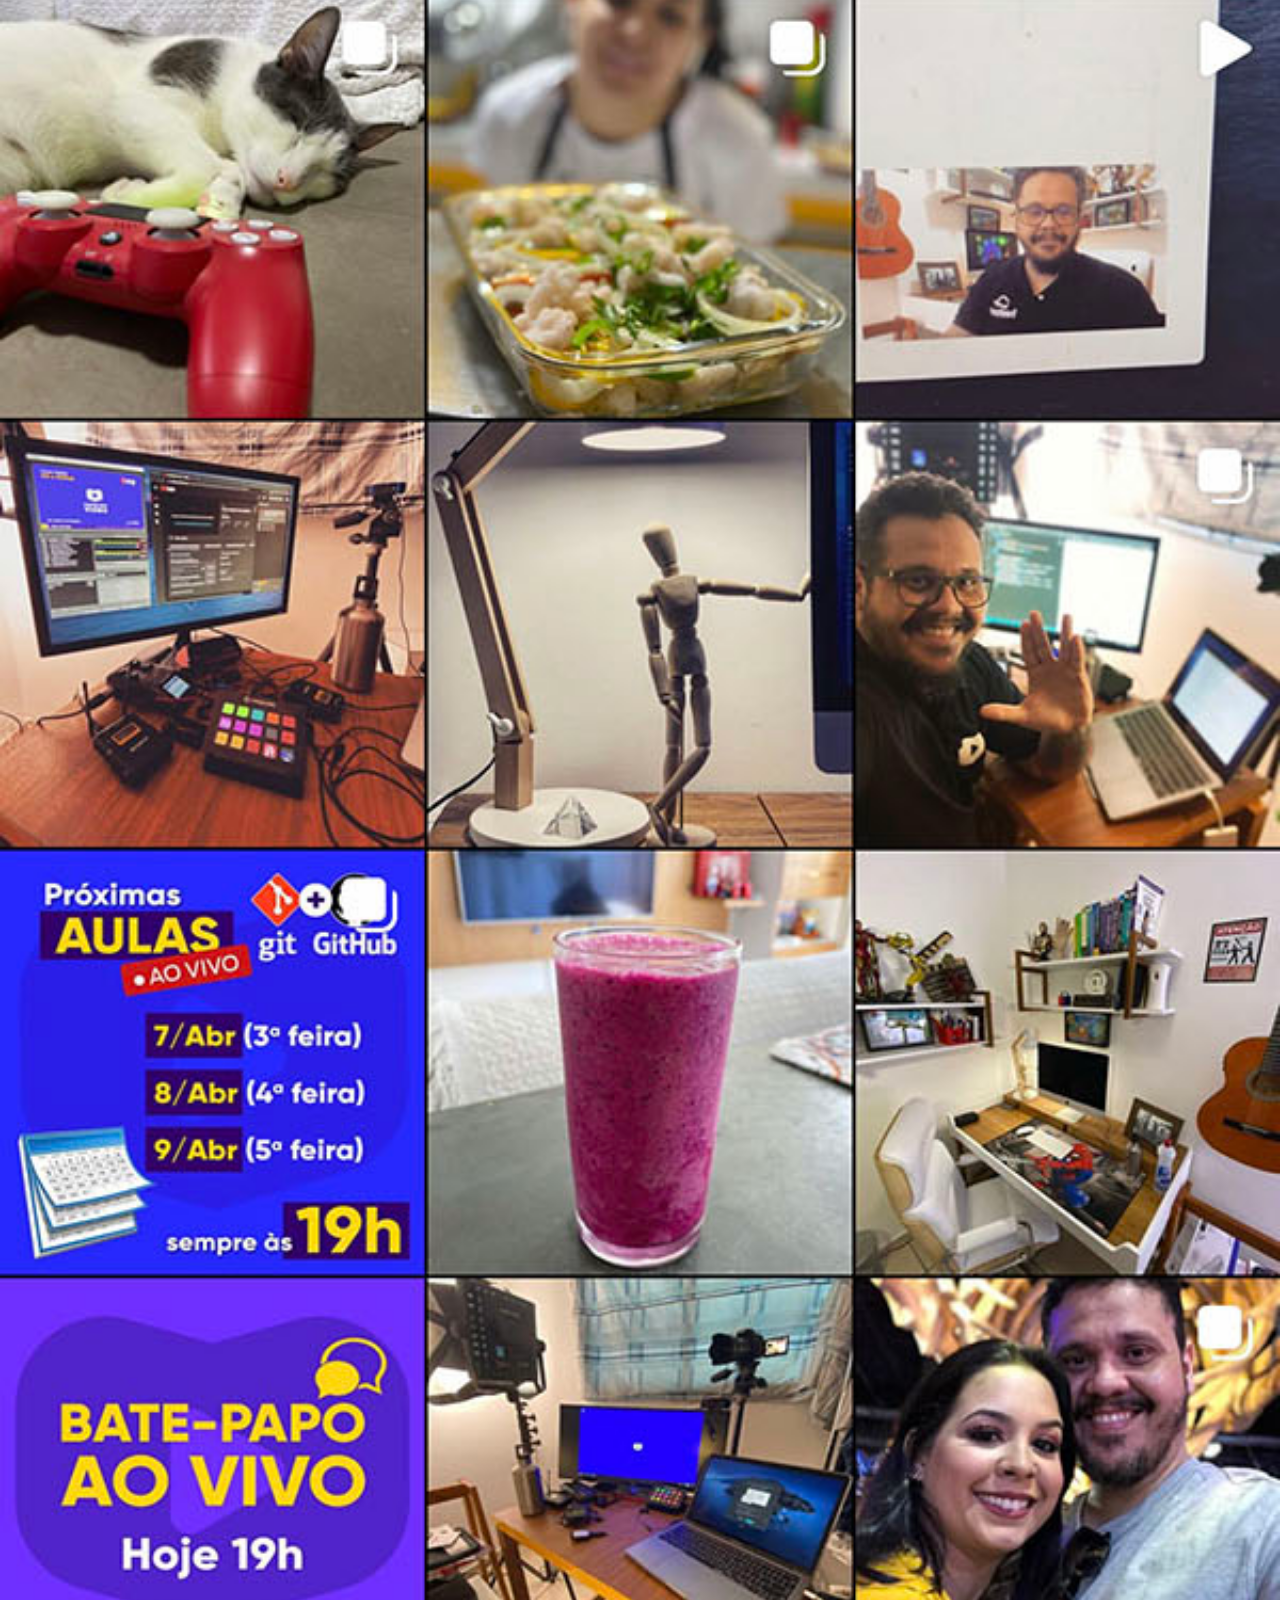
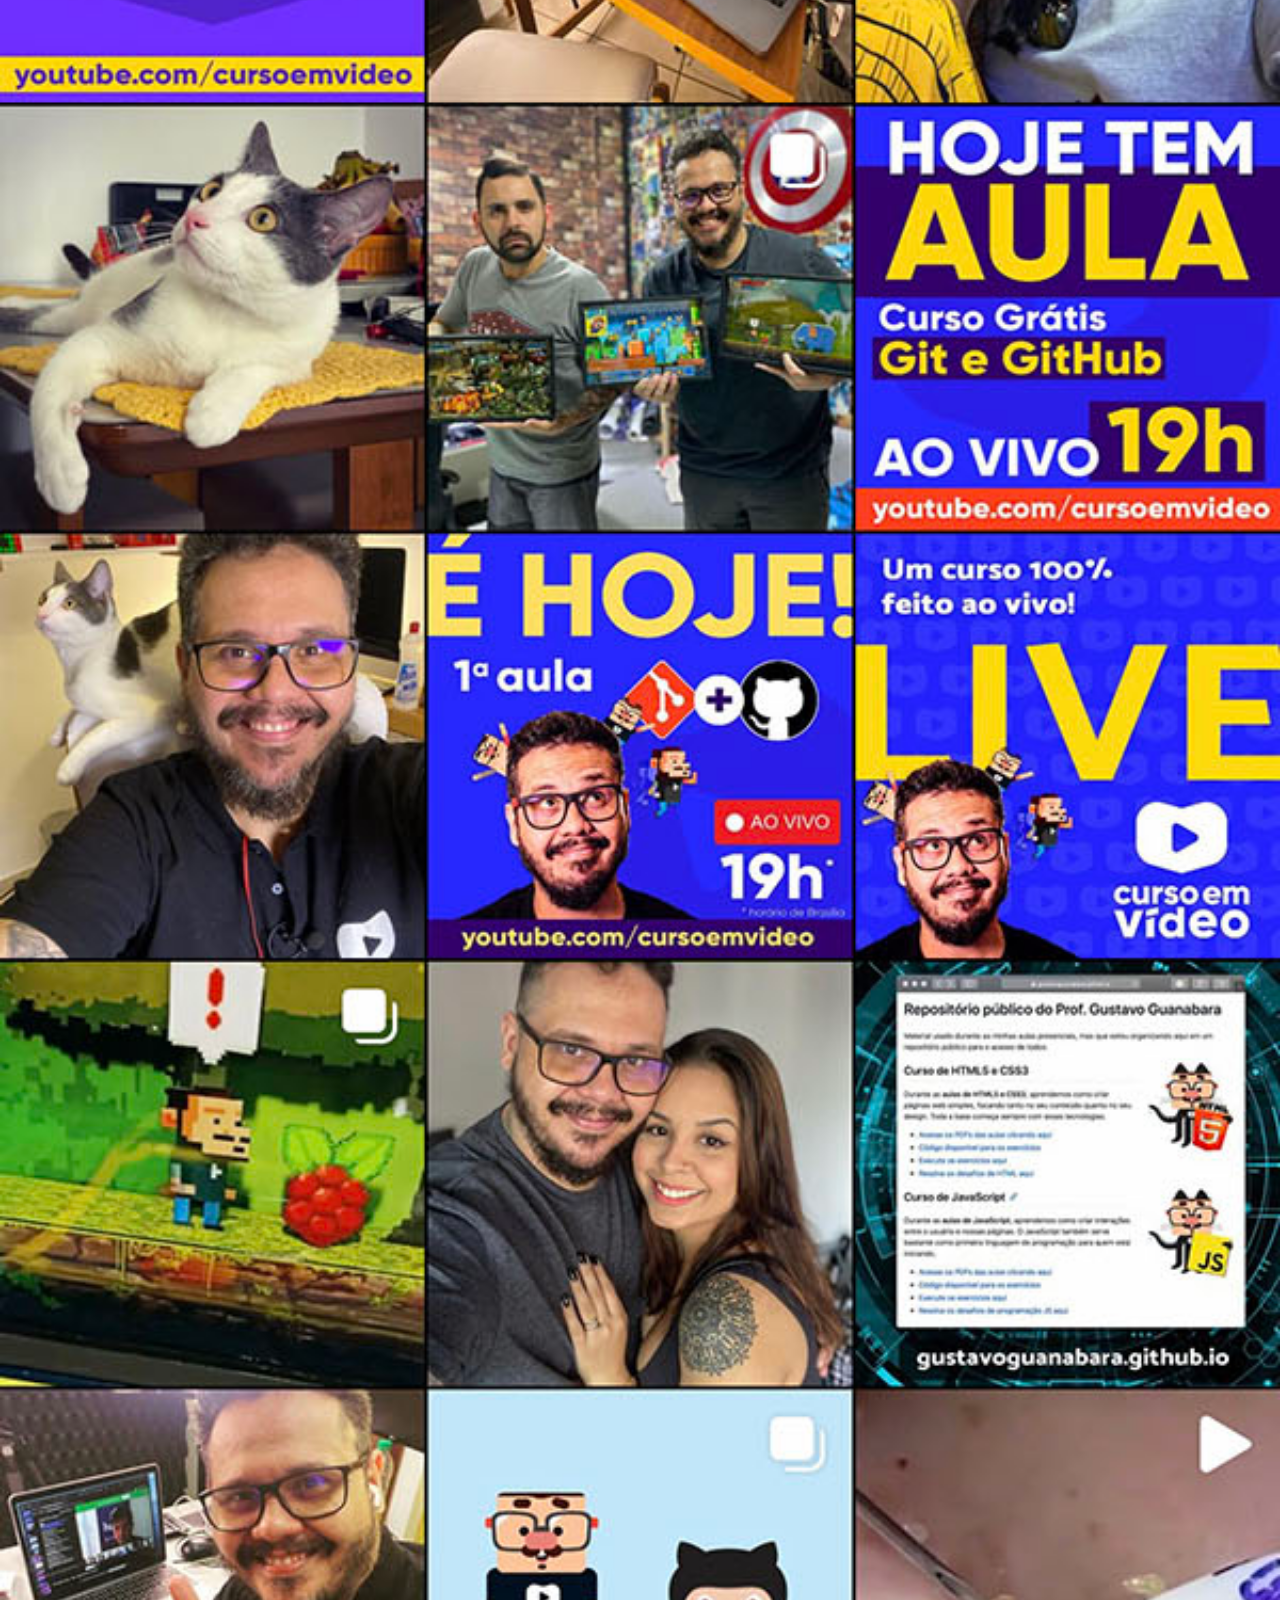
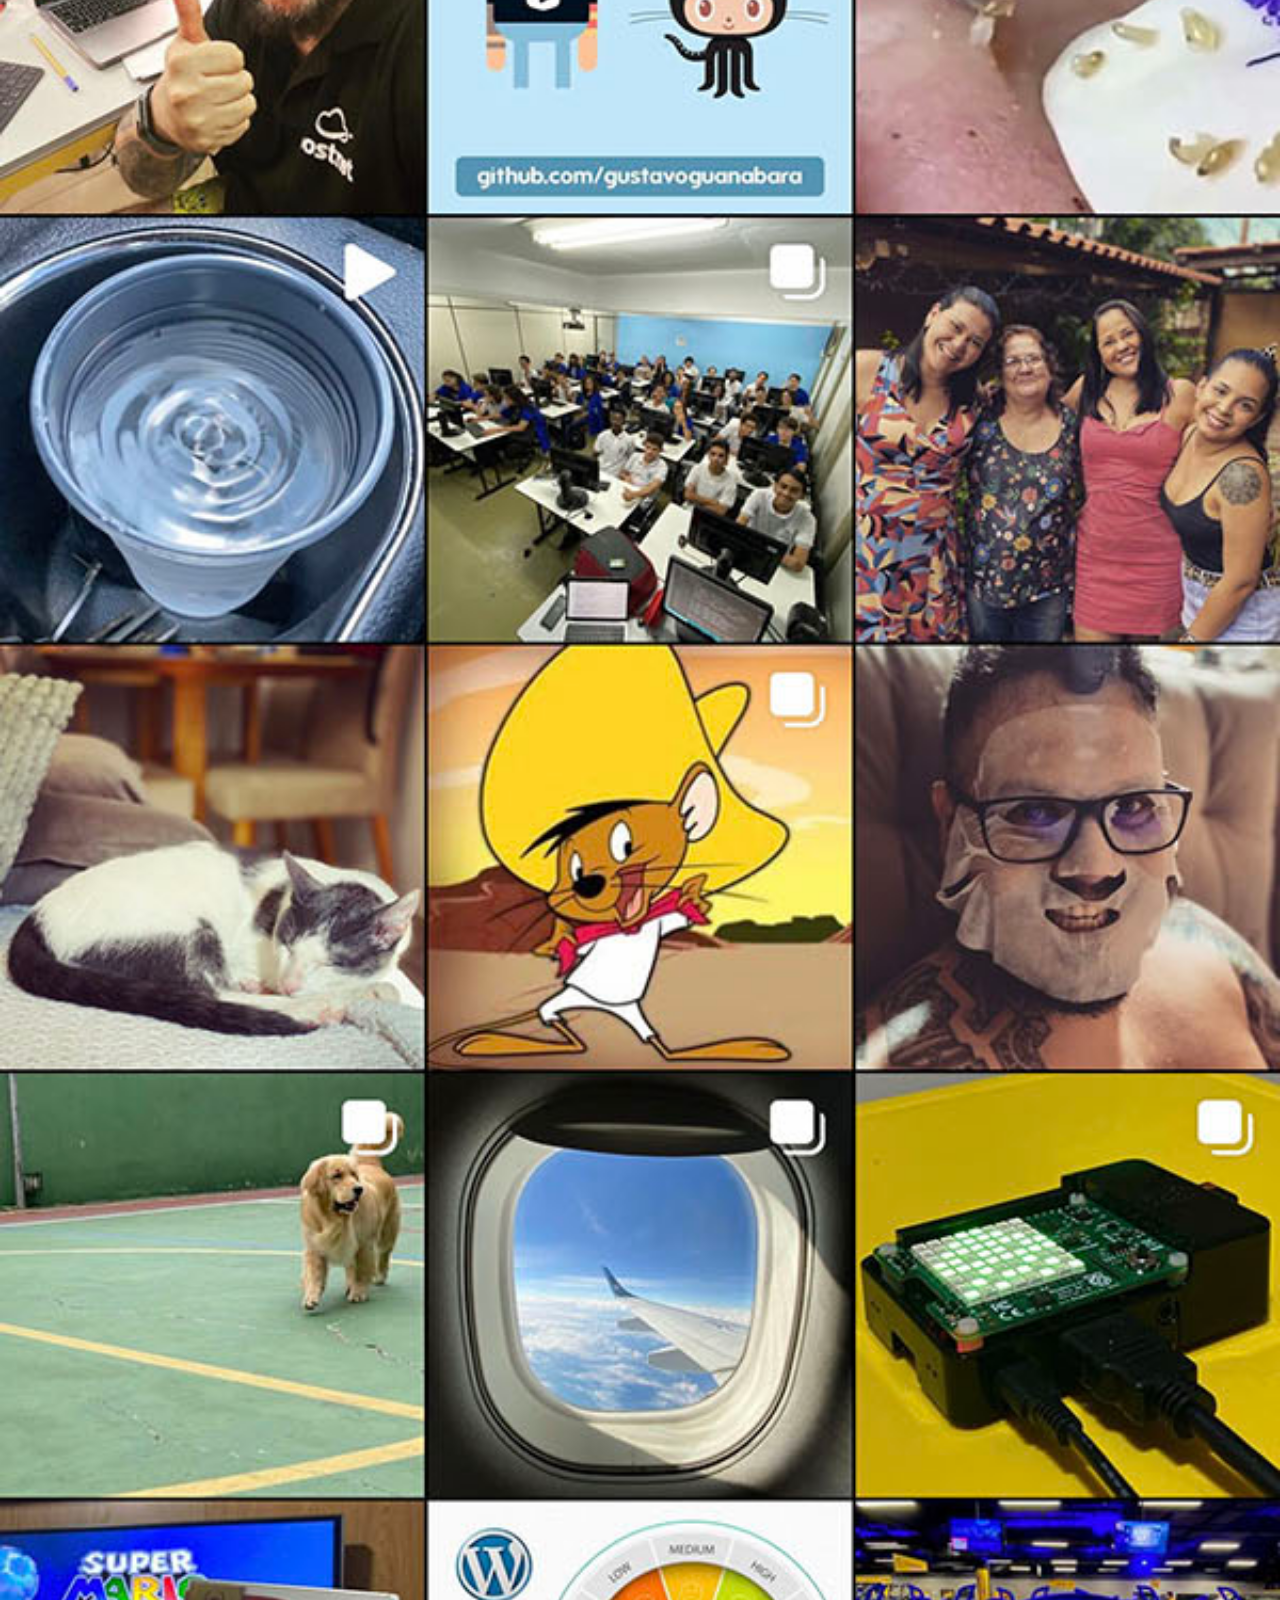
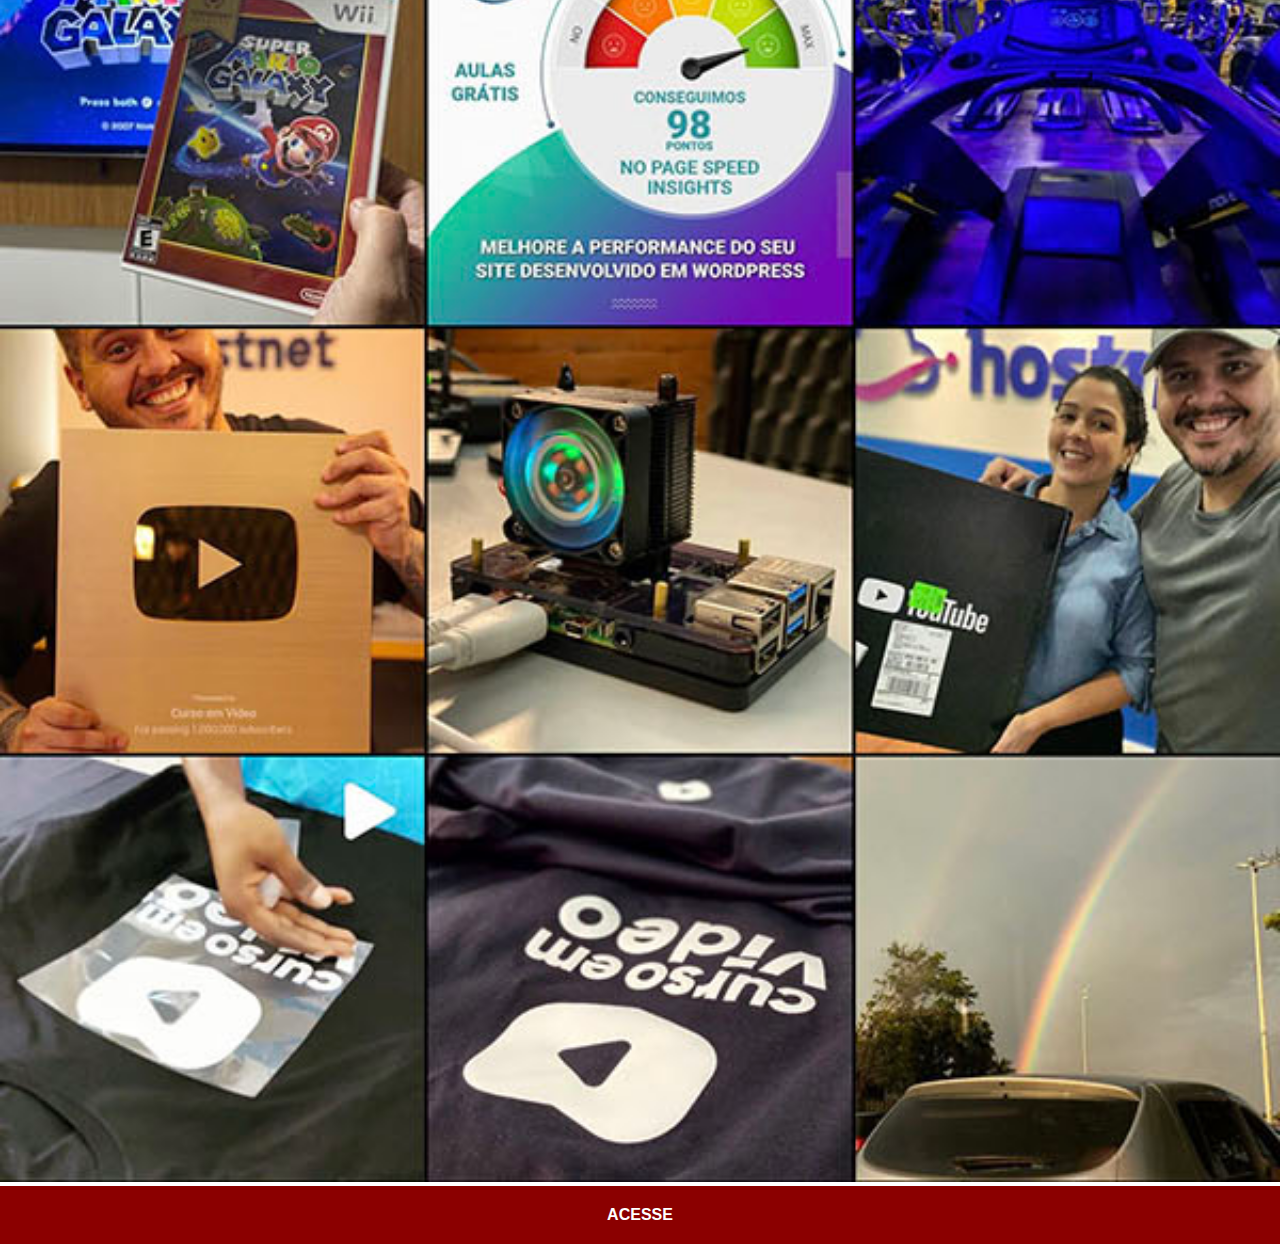
<file: instagram.html>
<!DOCTYPE html>
<html lang="pt-br">
<head>
    <meta charset="UTF-8">
    <meta http-equiv="X-UA-Compatible" content="IE=edge">
    <meta name="viewport" content="width=device-width, initial-scale=1.0">
    <title>Instagram</title>
    <link rel="stylesheet" href="estilos/social.css">
</head>
<body>
    <img src="imagens/tela-instagram.jpg" alt="Instagram">
    <a href="https://twitter.com/guanabara" target="_blank">ACESSE</a>
</body>
</html>
</file>
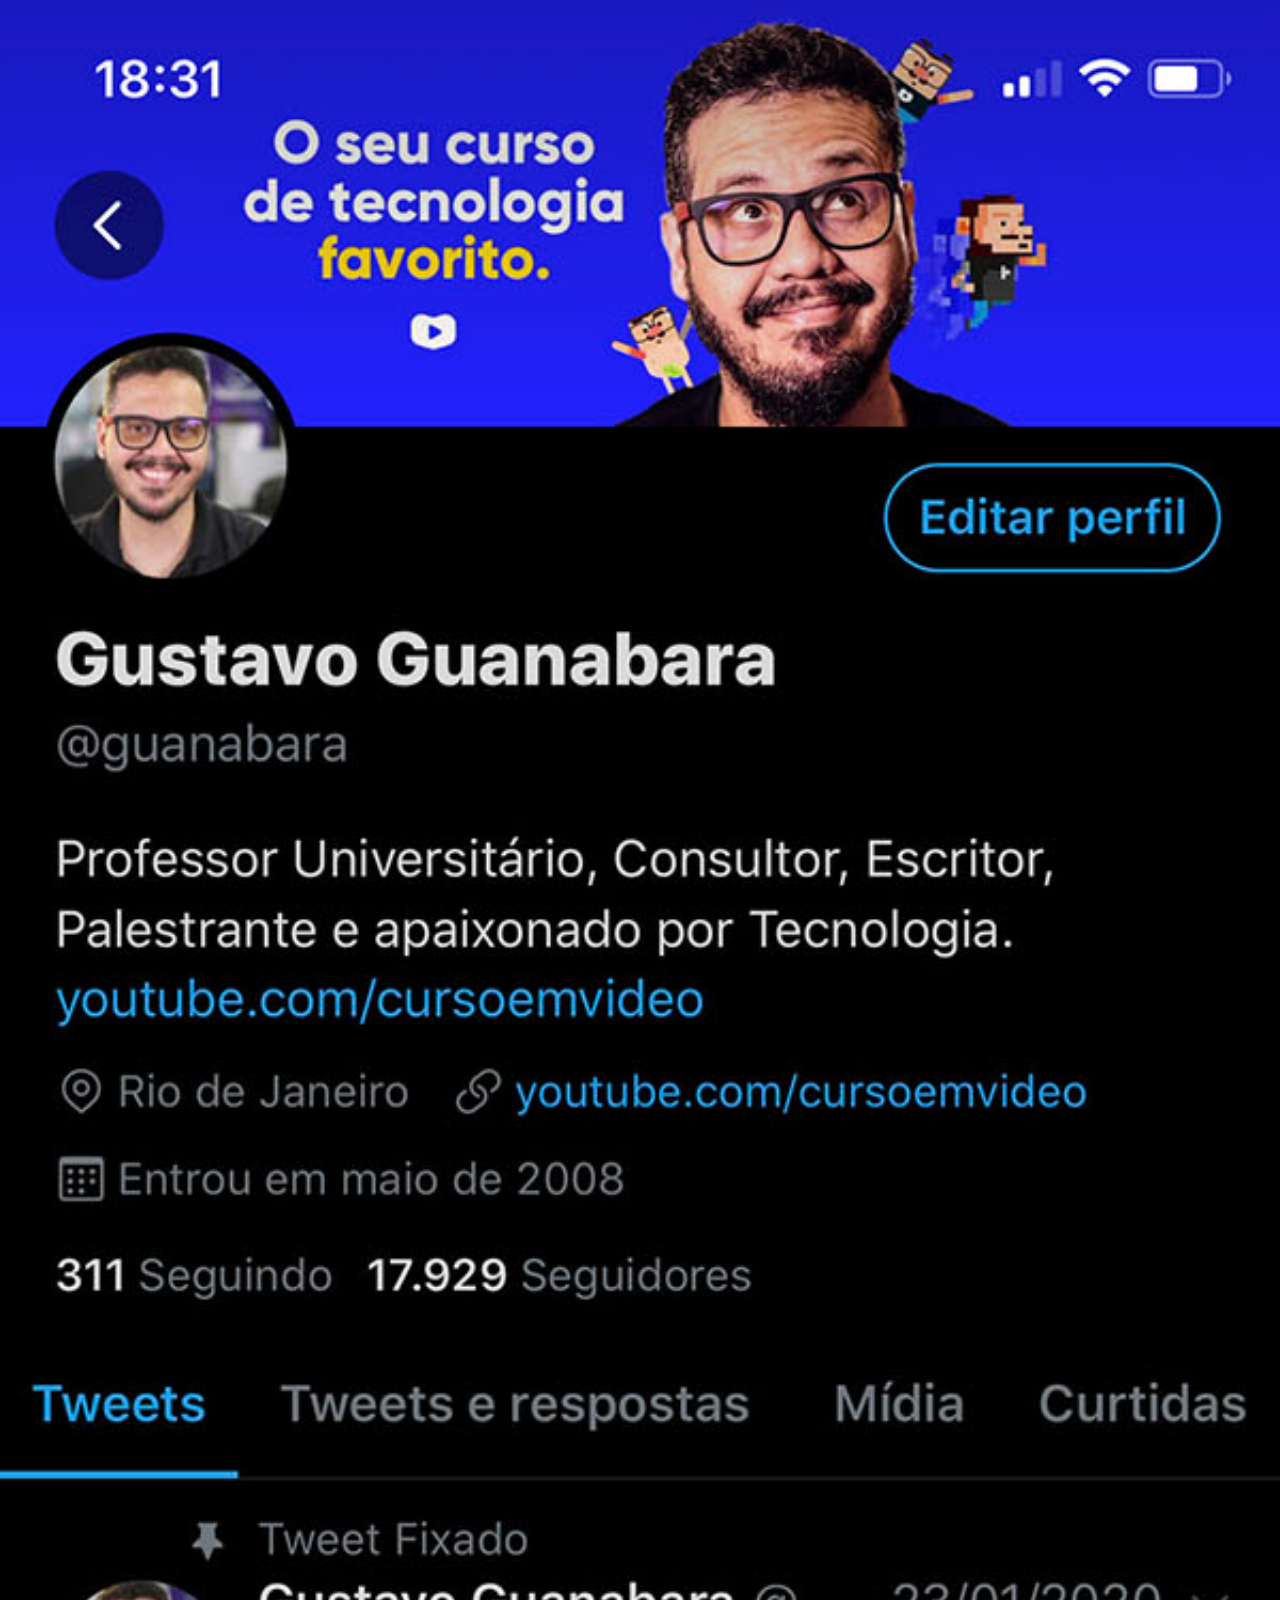
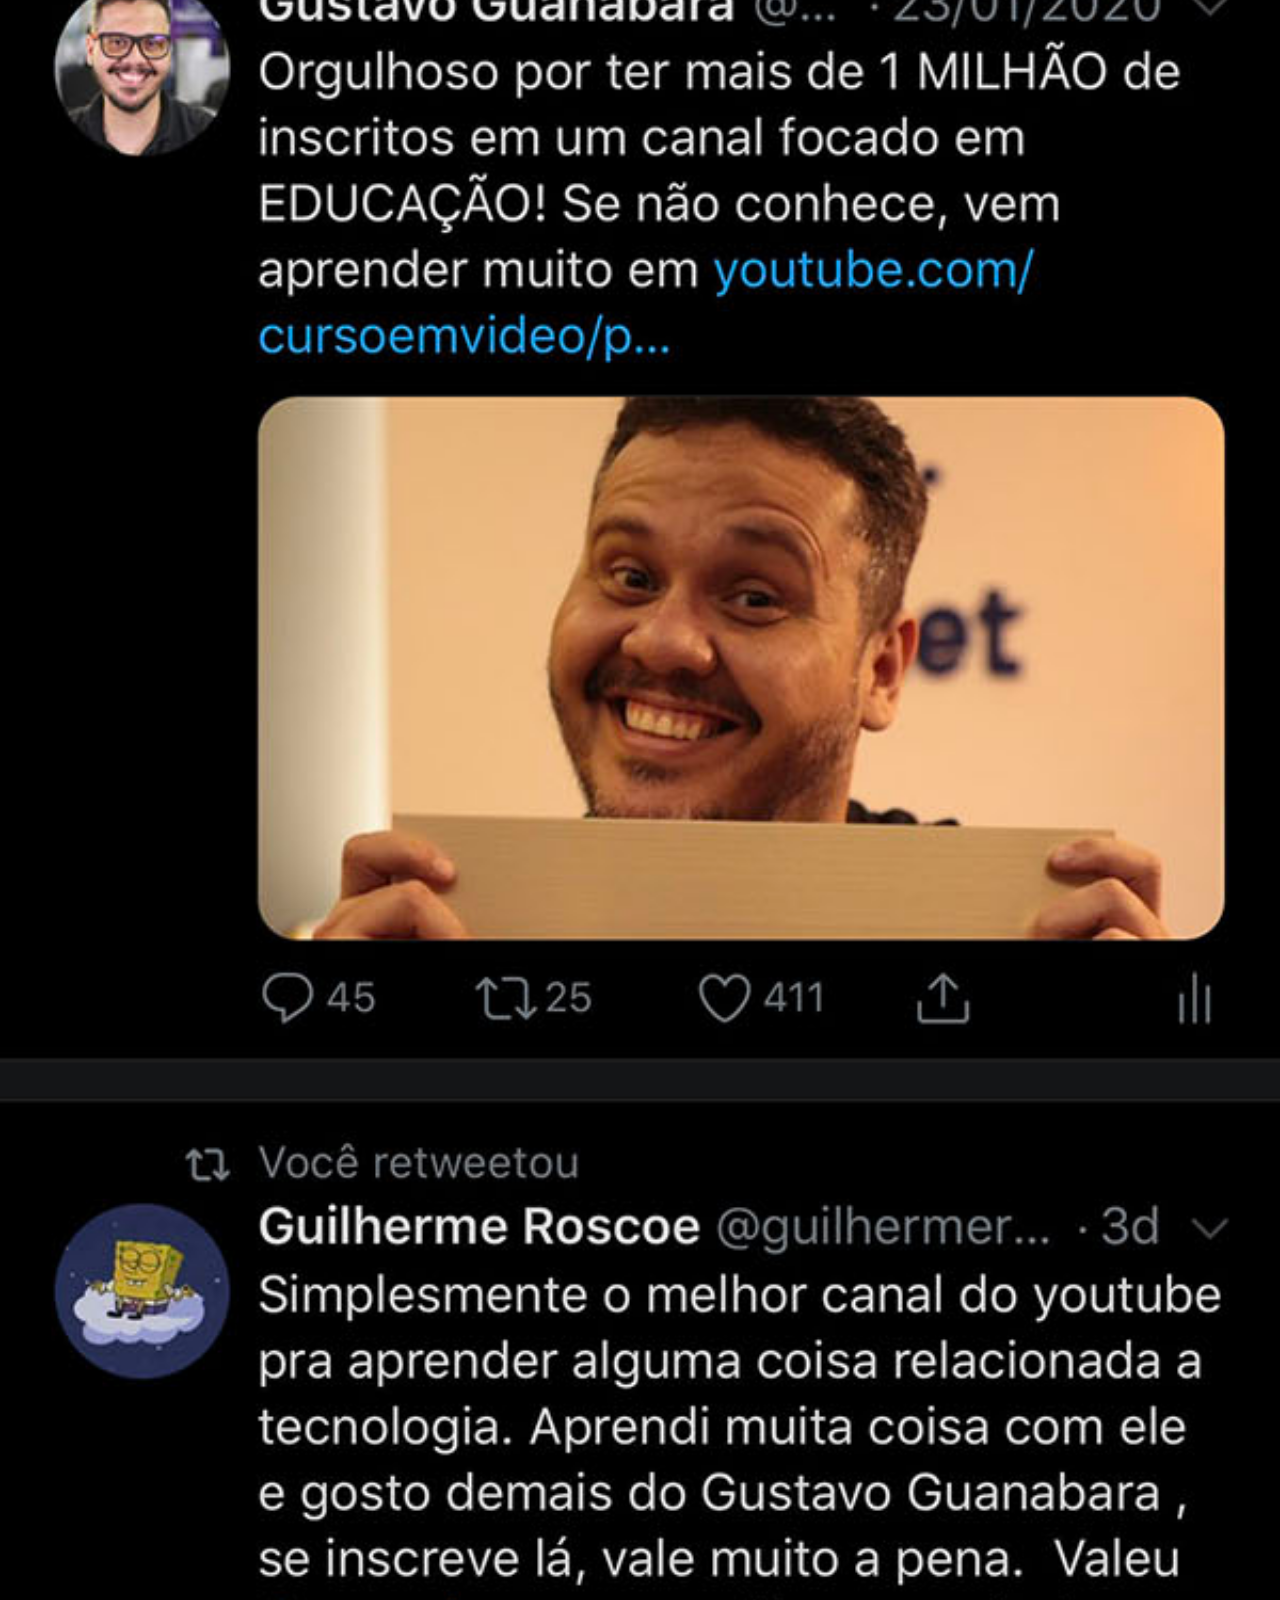
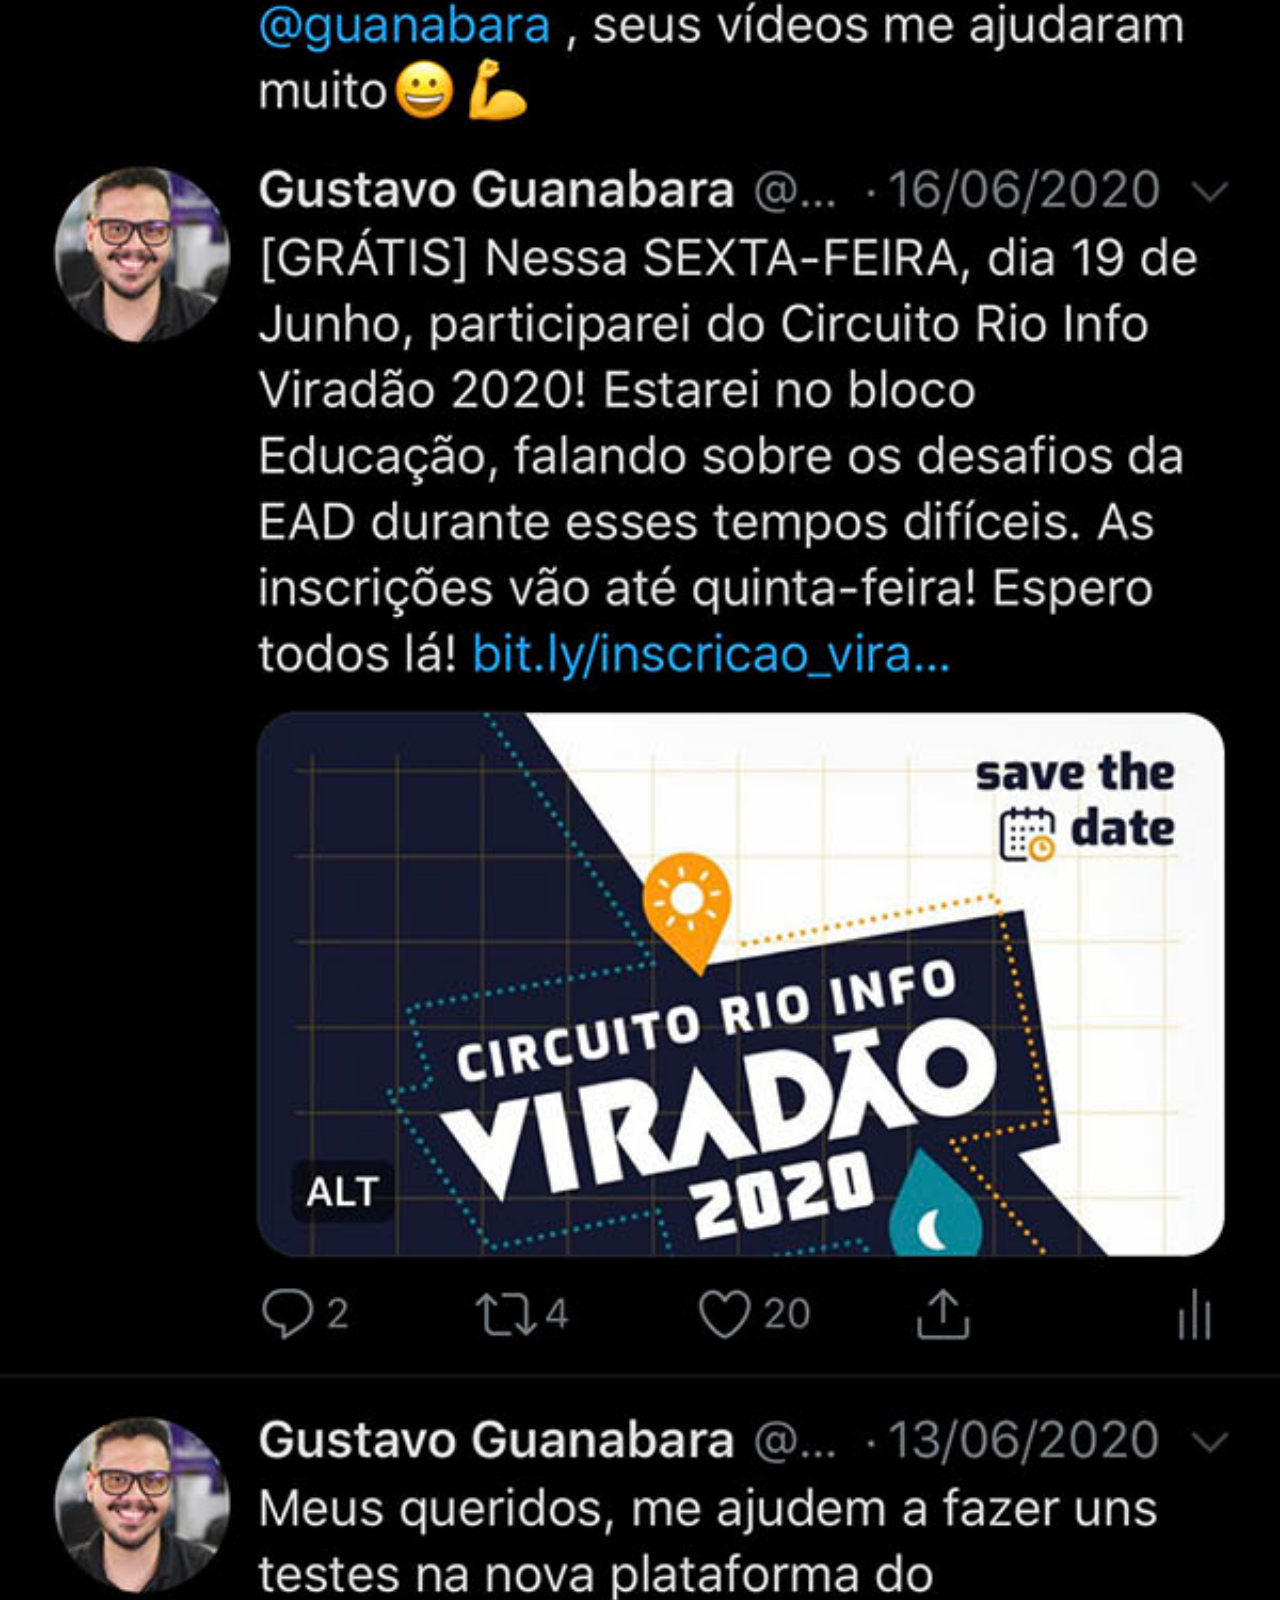
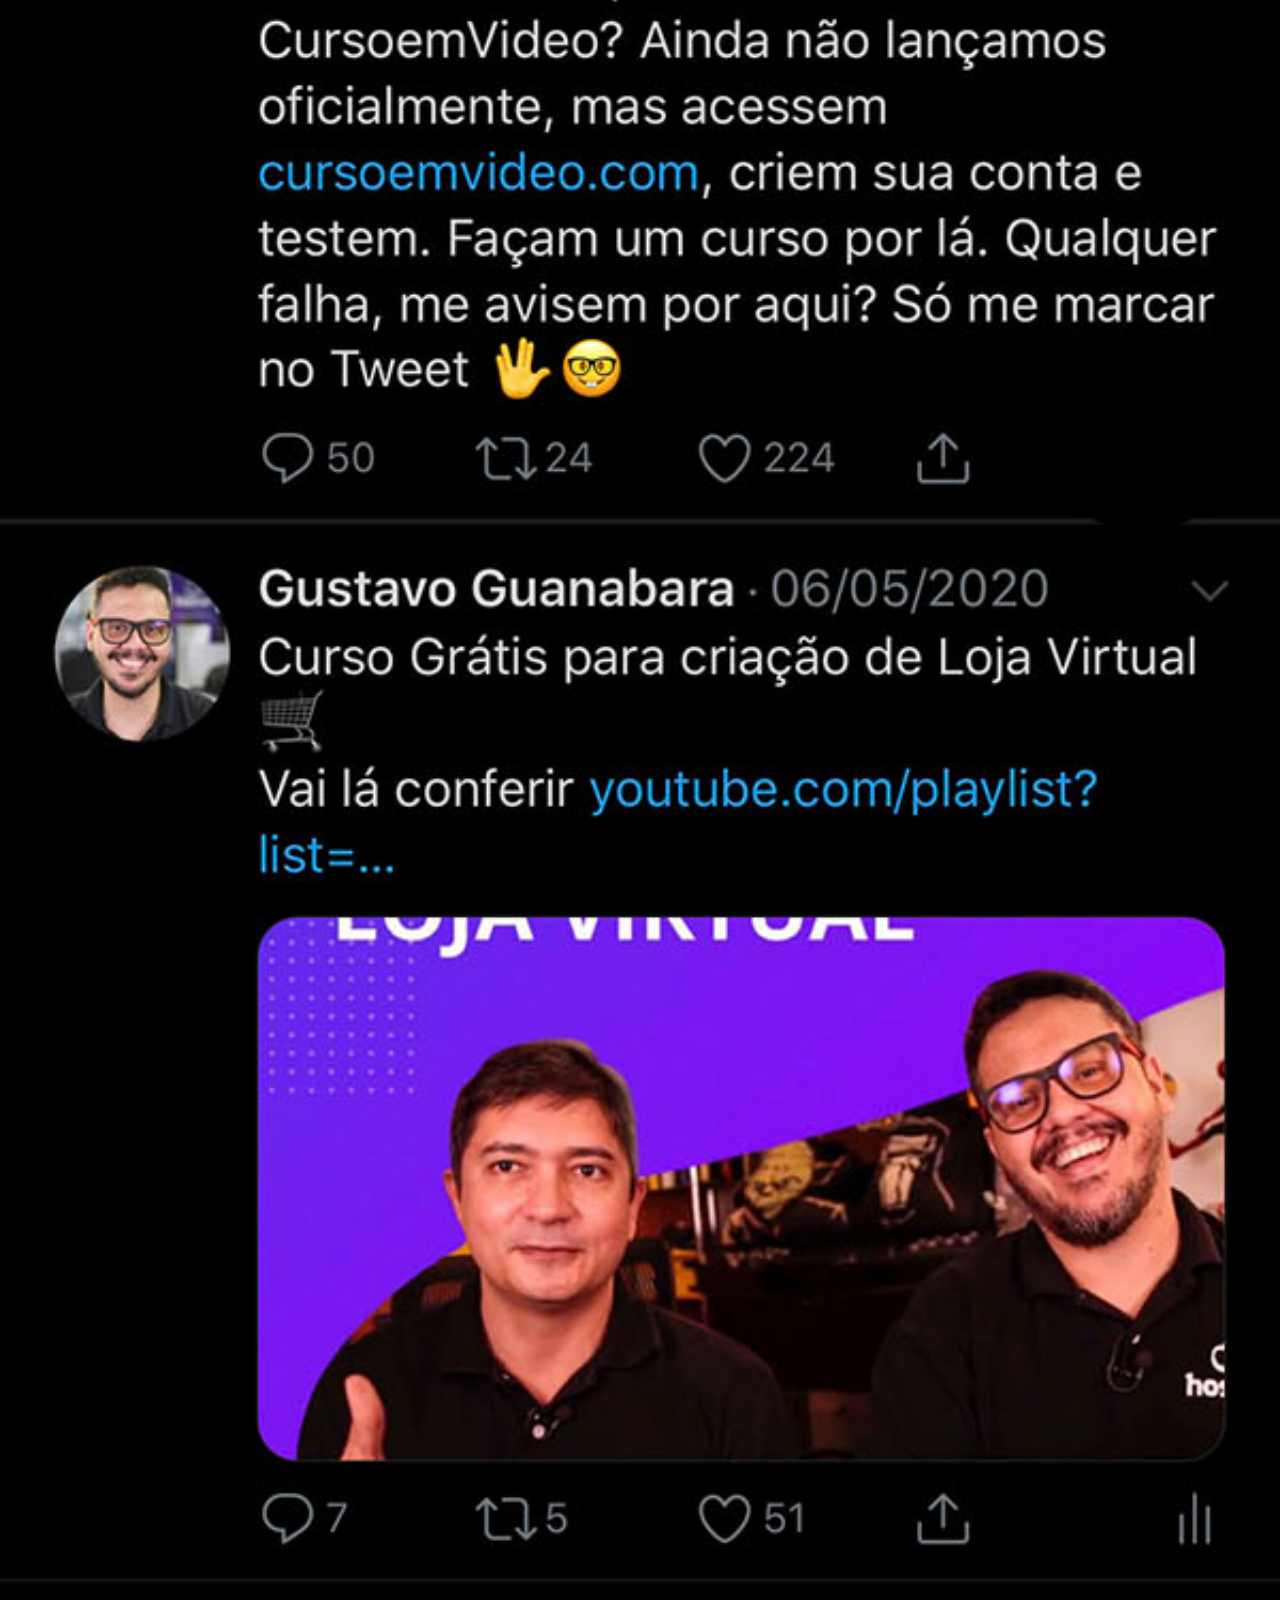
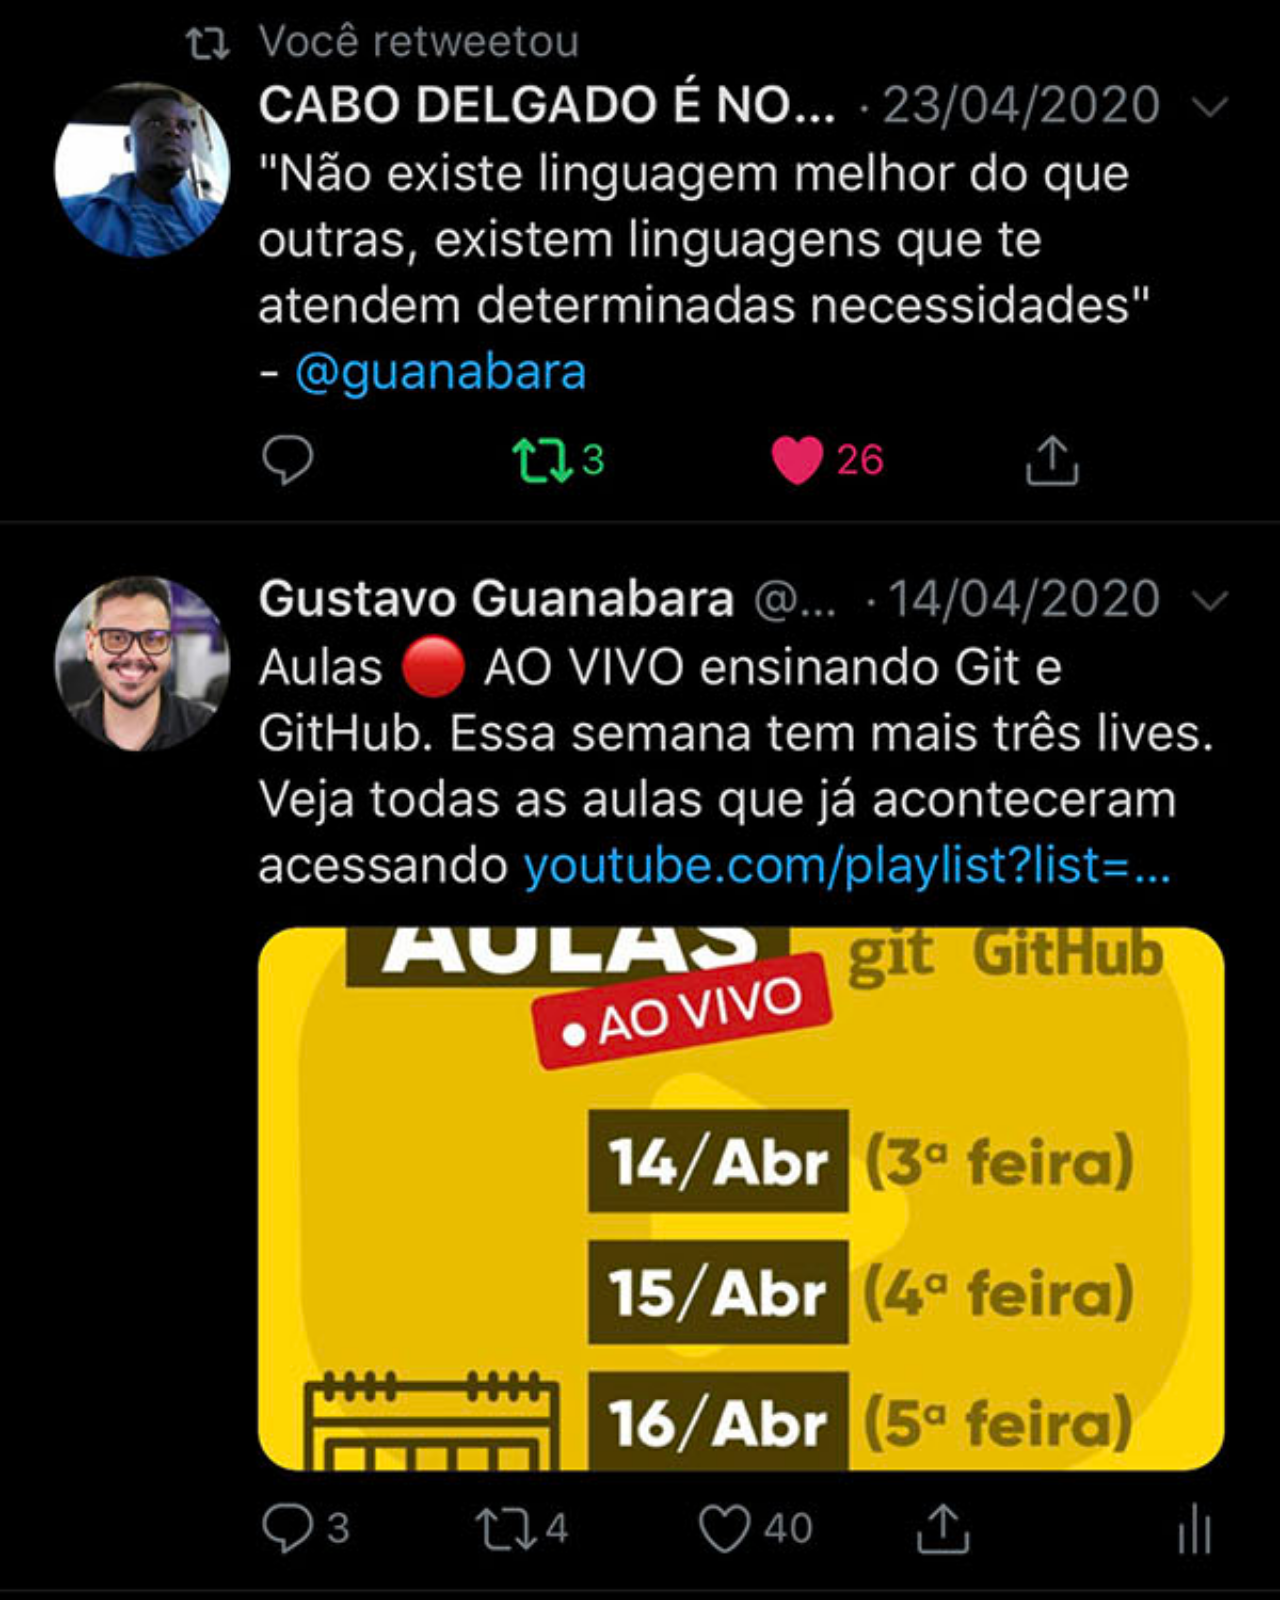
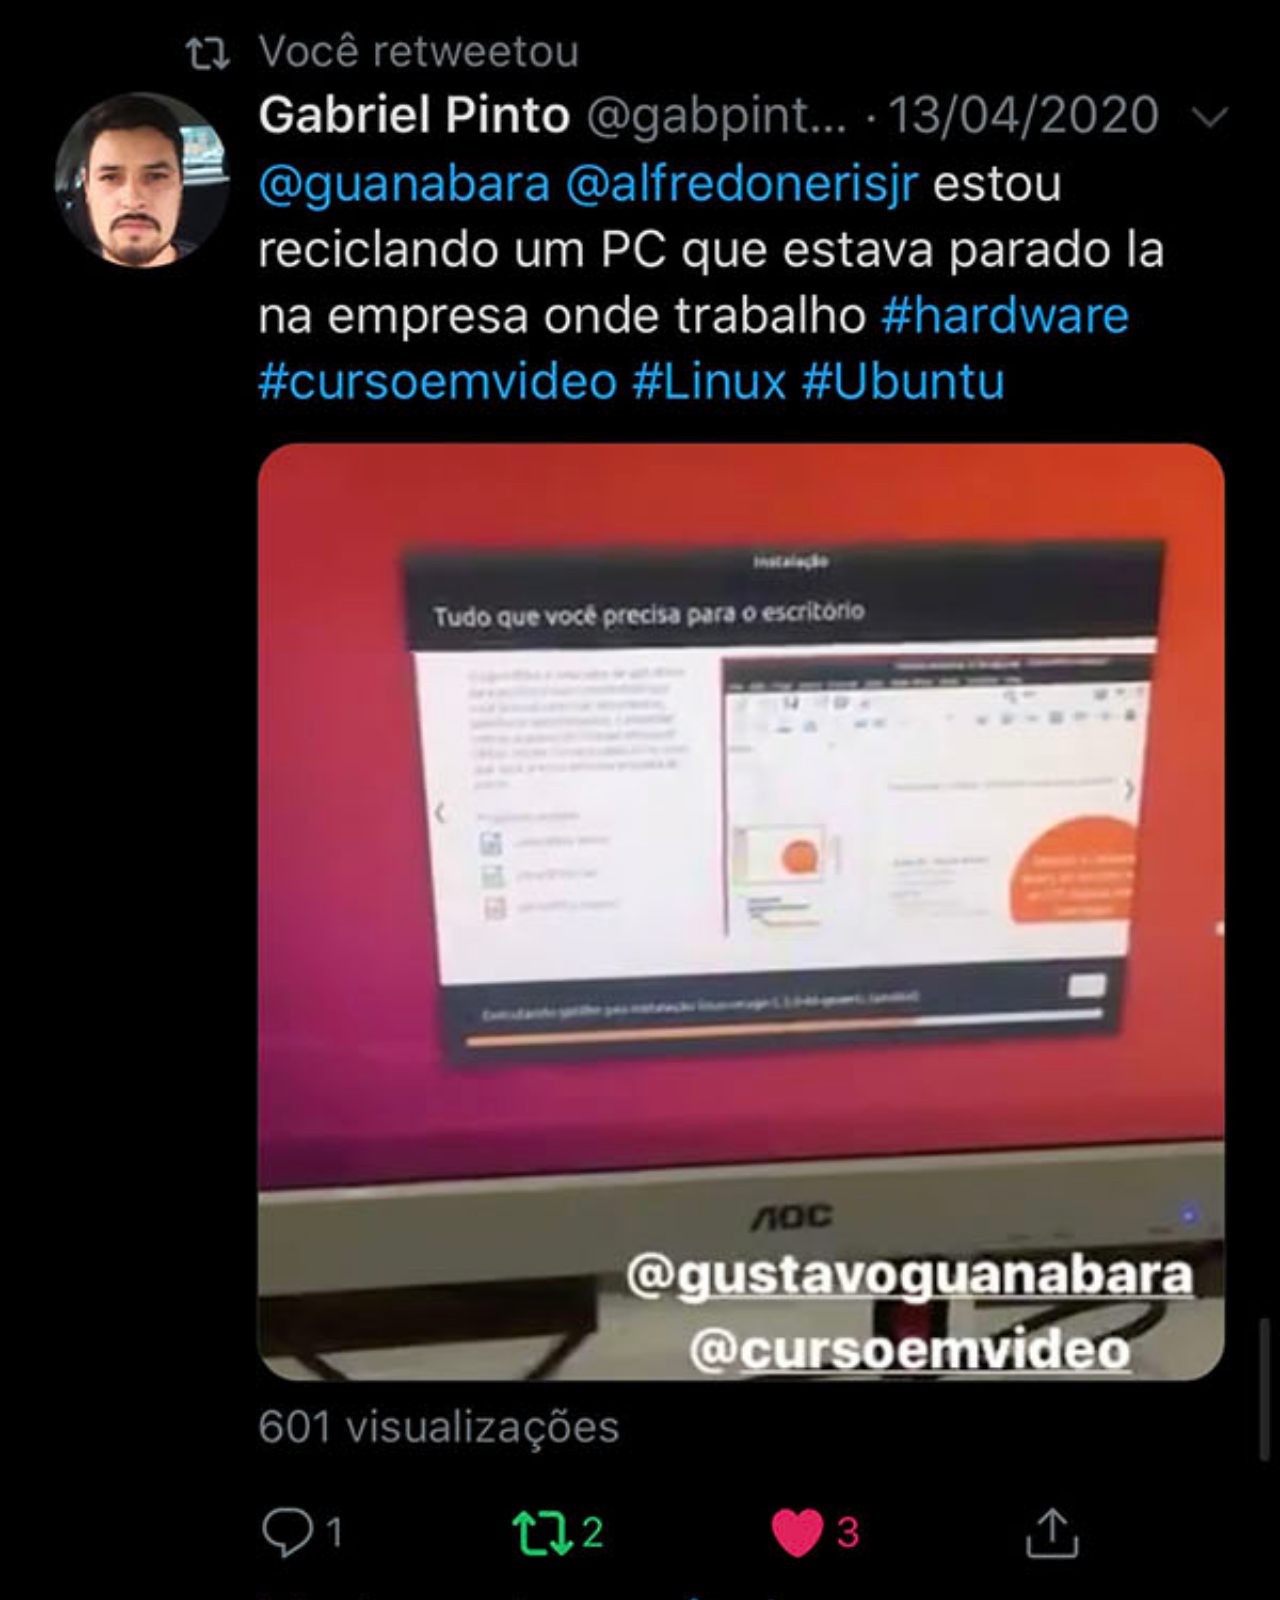
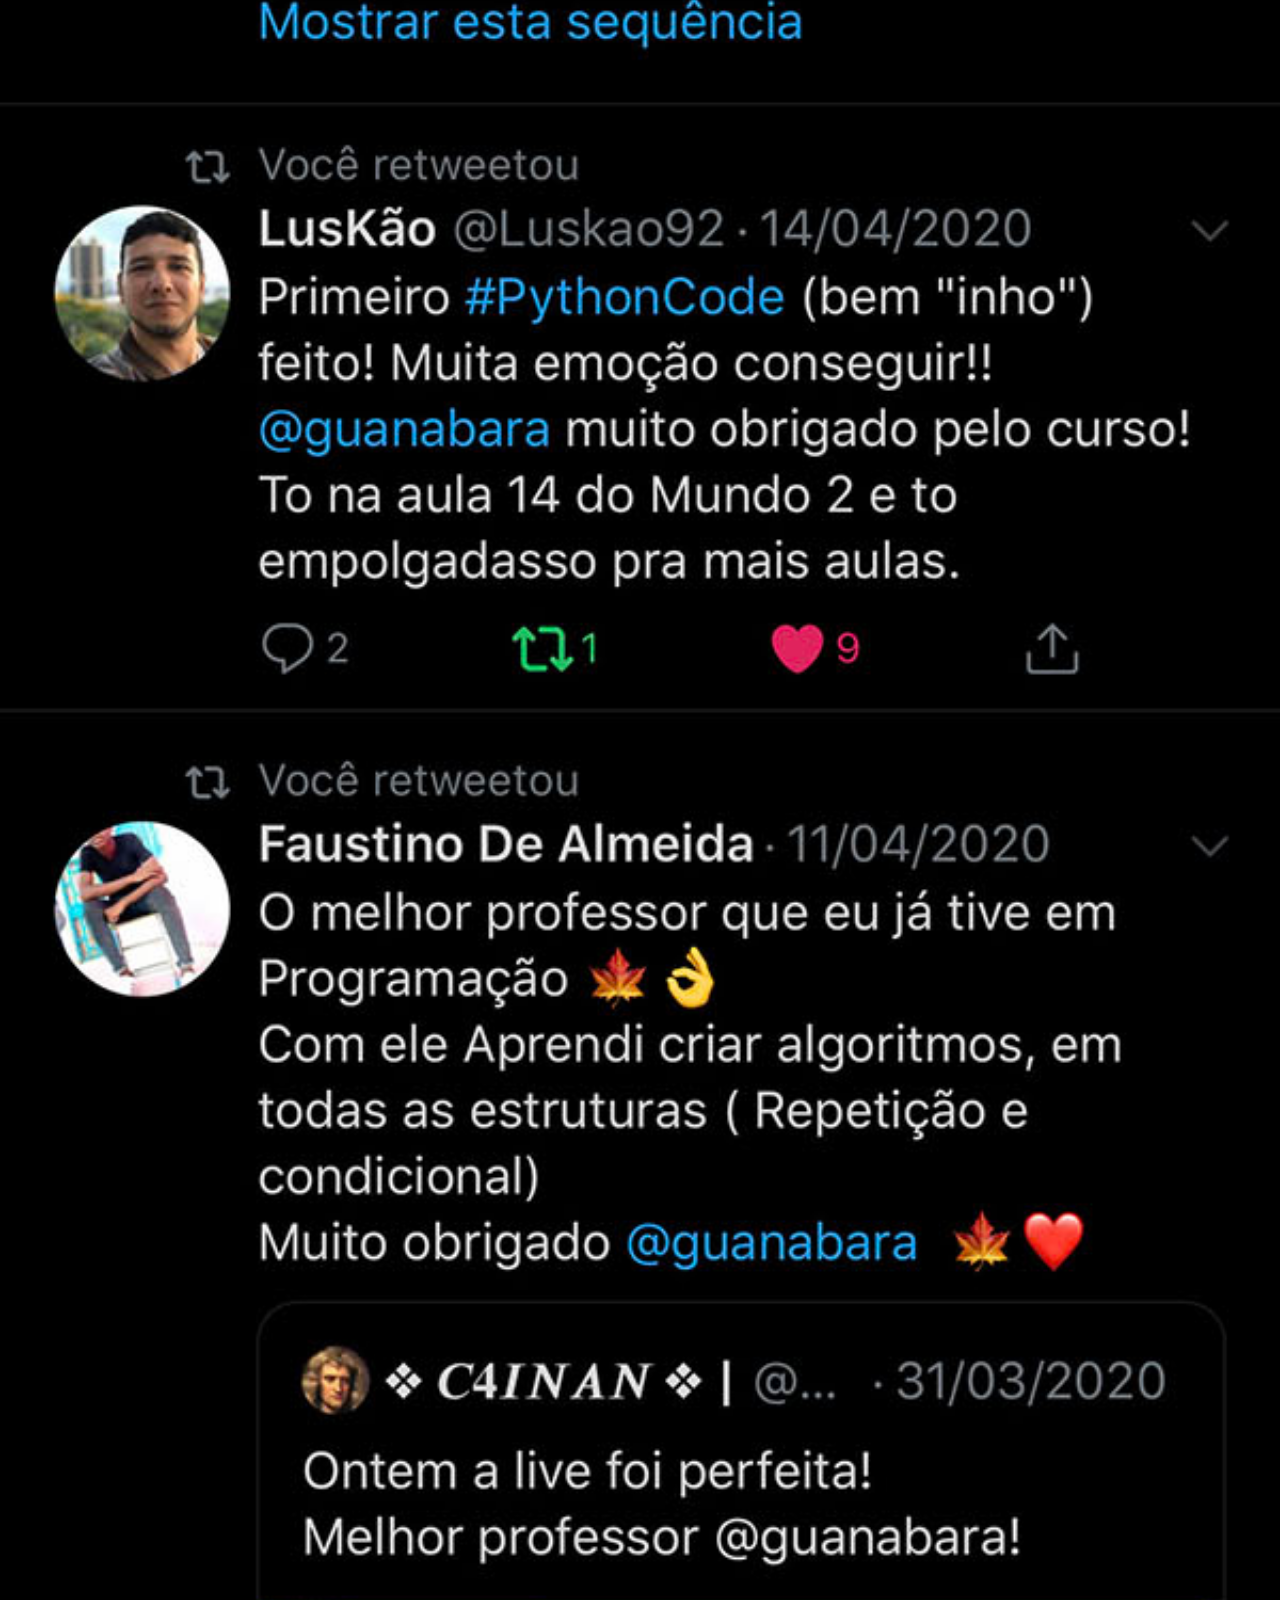
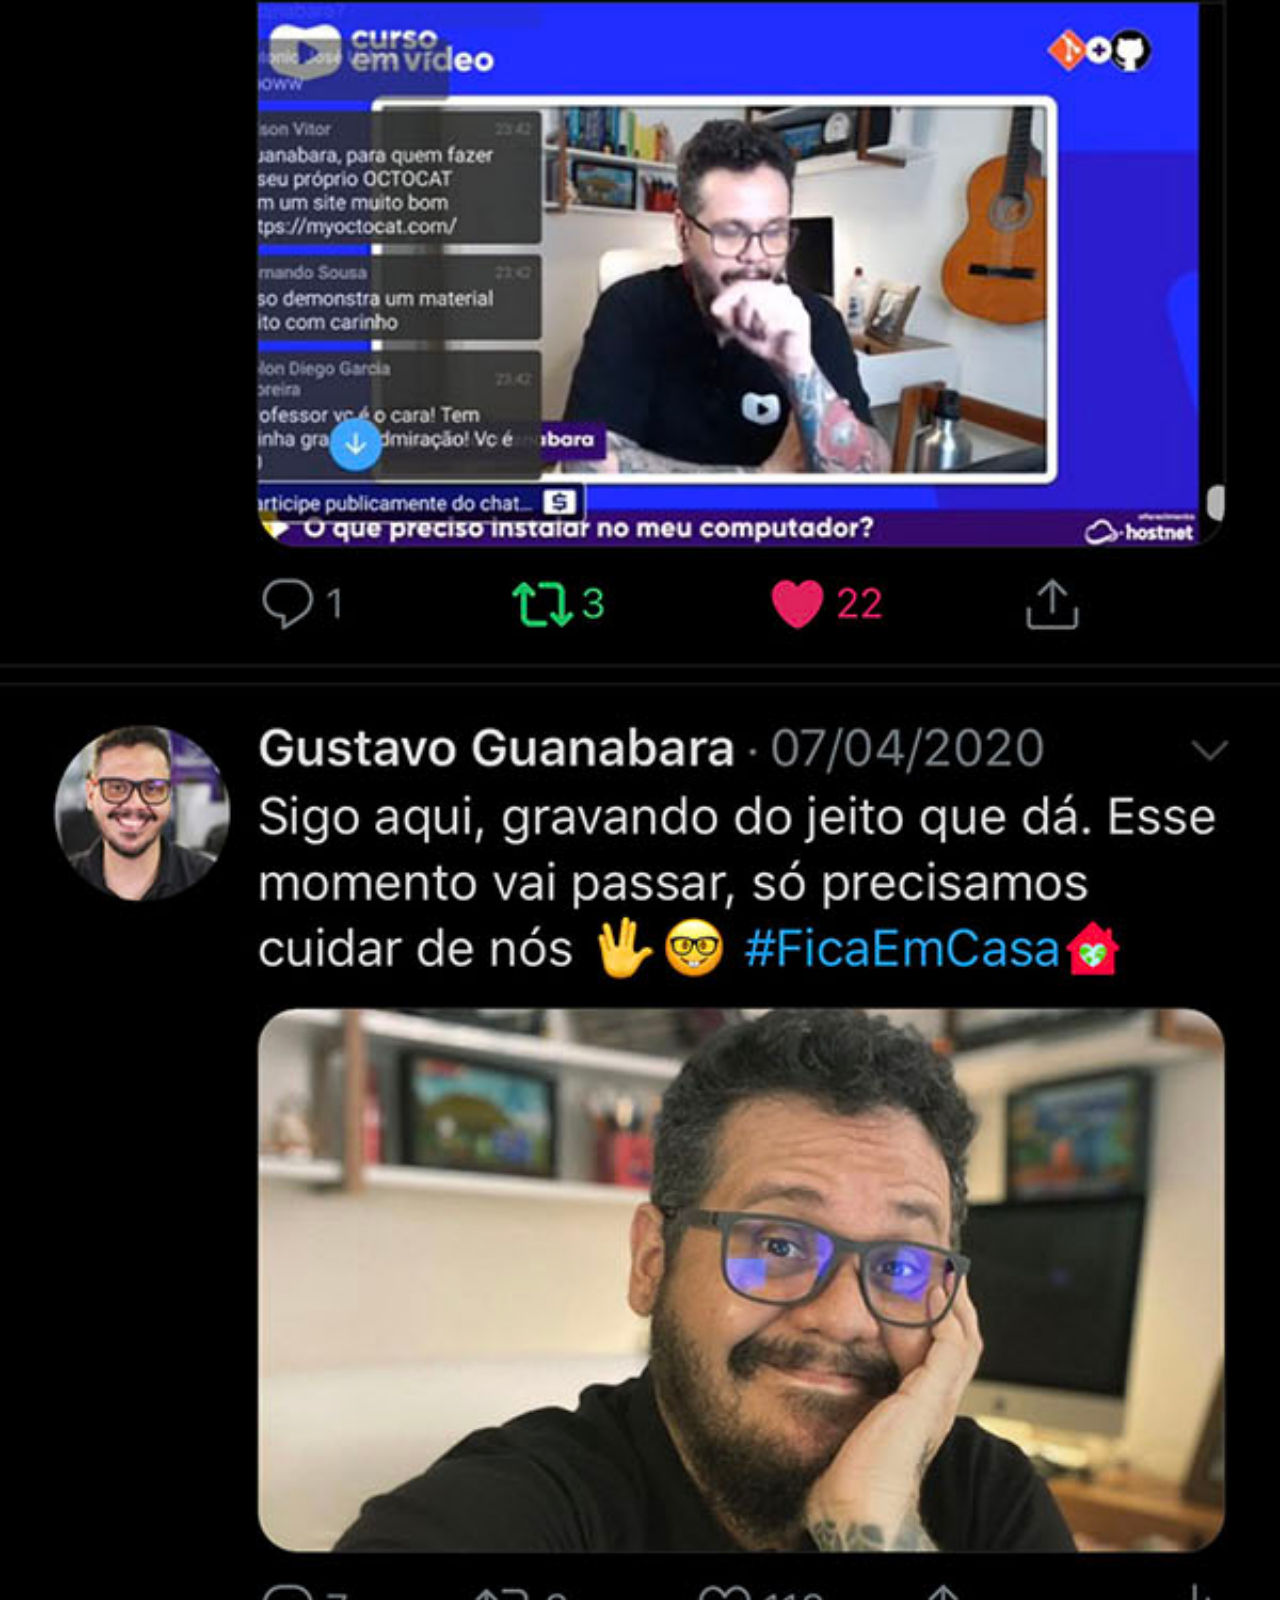
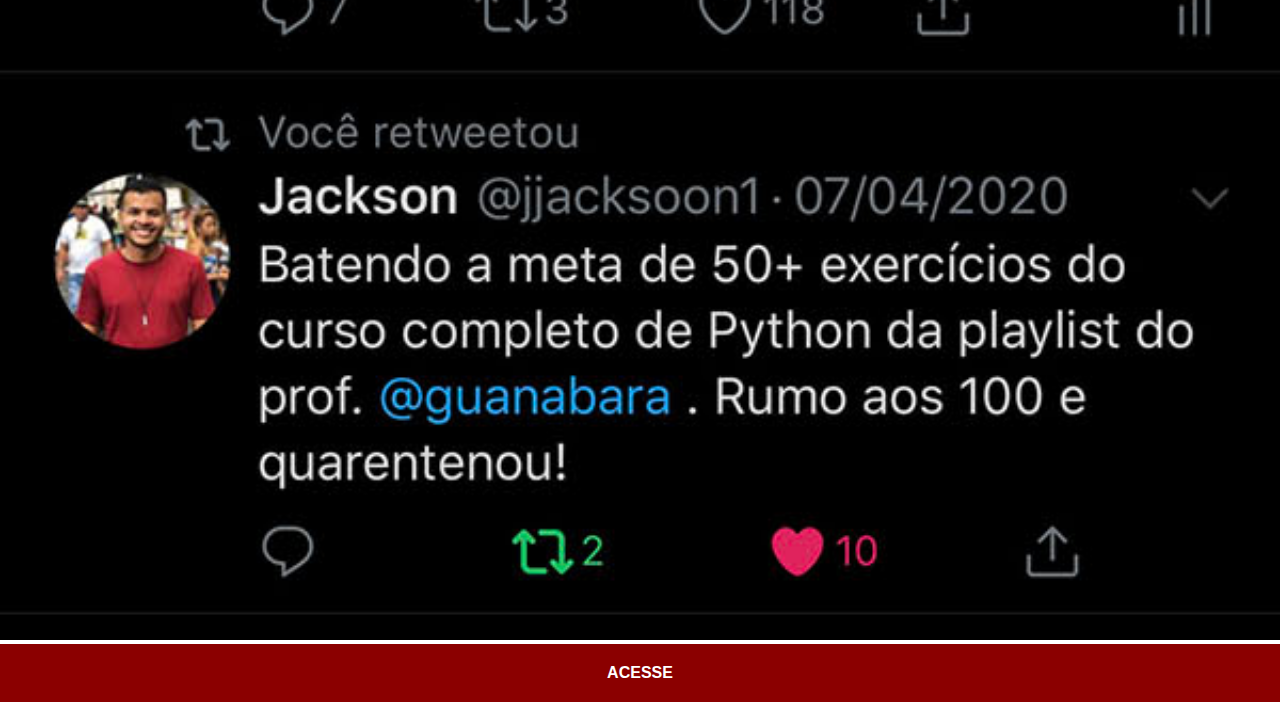
<file: twitter.html>
<!DOCTYPE html>
<html lang="pt-br">
<head>
    <meta charset="UTF-8">
    <meta http-equiv="X-UA-Compatible" content="IE=edge">
    <meta name="viewport" content="width=device-width, initial-scale=1.0">
    <title>Twitter</title>
    <link rel="stylesheet" href="estilos/social.css">
</head>
<body>
    <img src="imagens/tela-twitter.jpg" alt="Twitter">
    <a href="https://www.instagram.com/gustavoguanabara/" target="_blank">ACESSE</a>
</body>
</html>
</file>
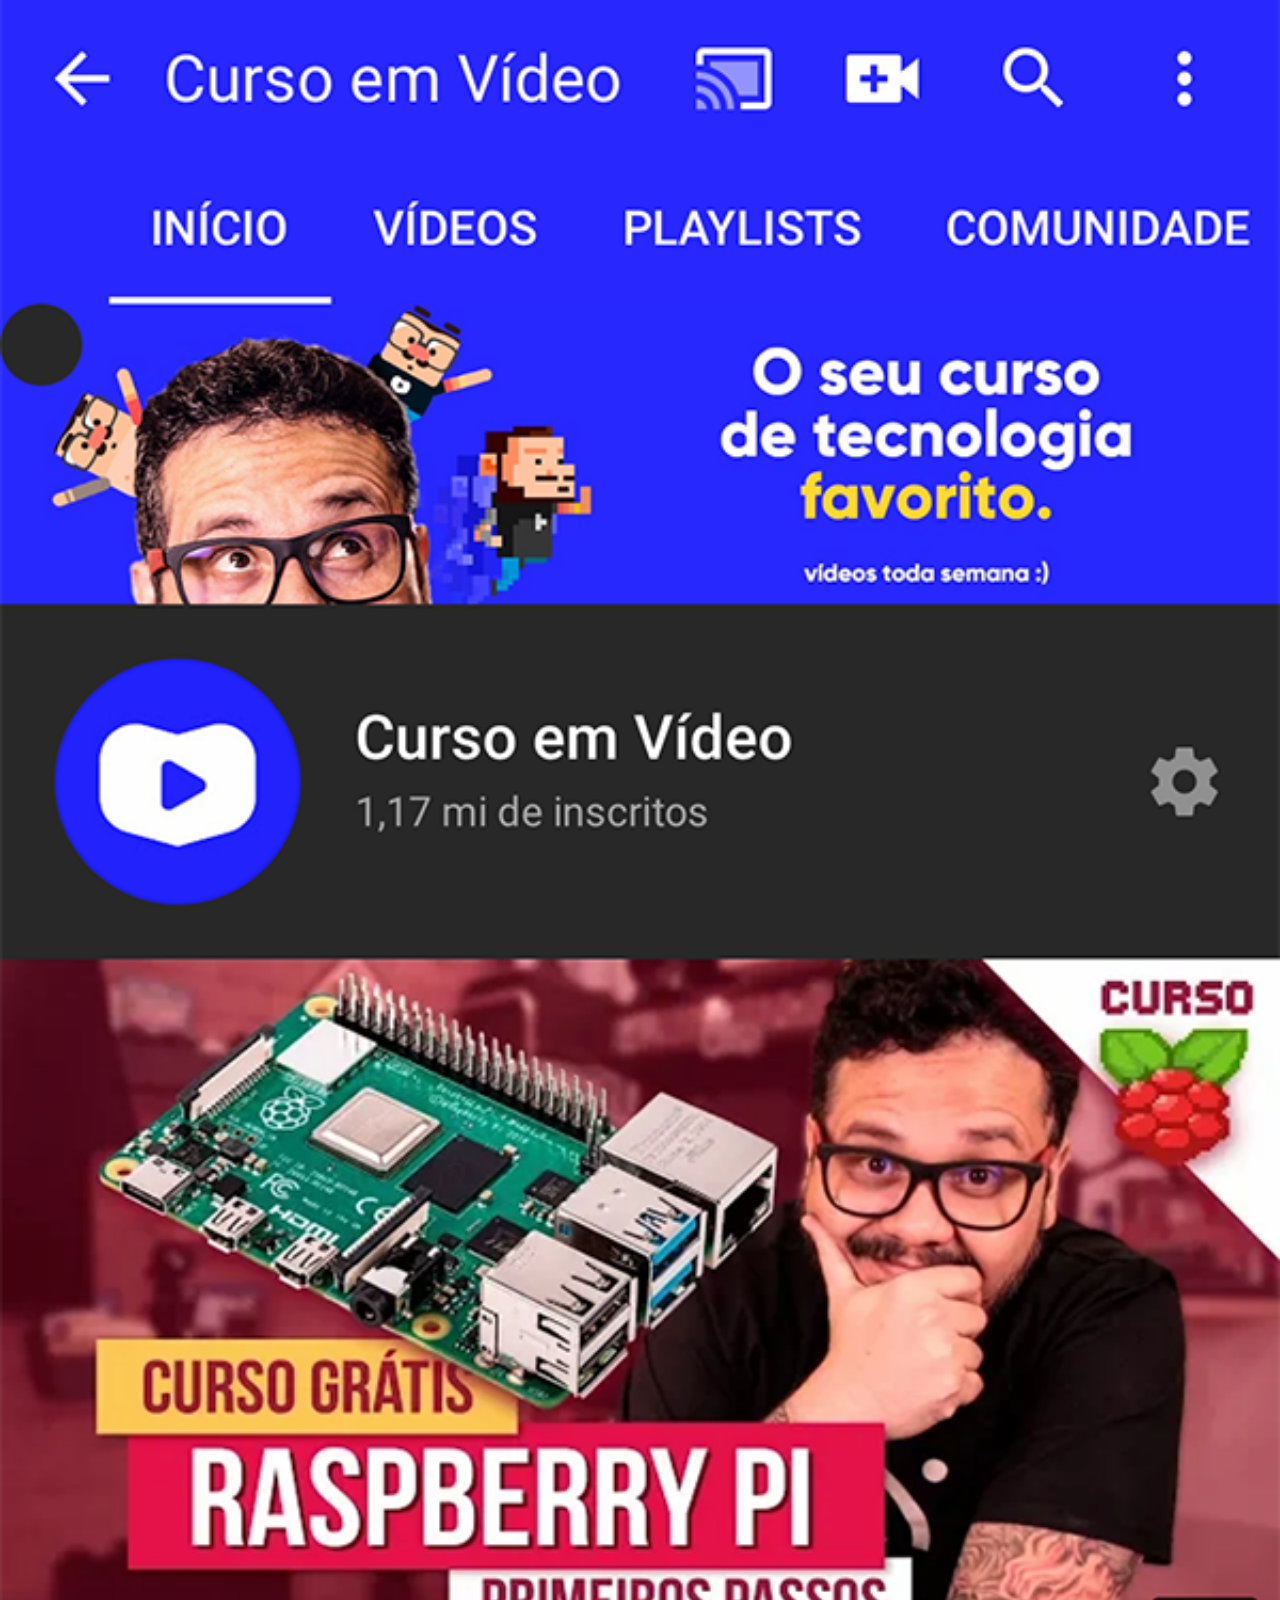
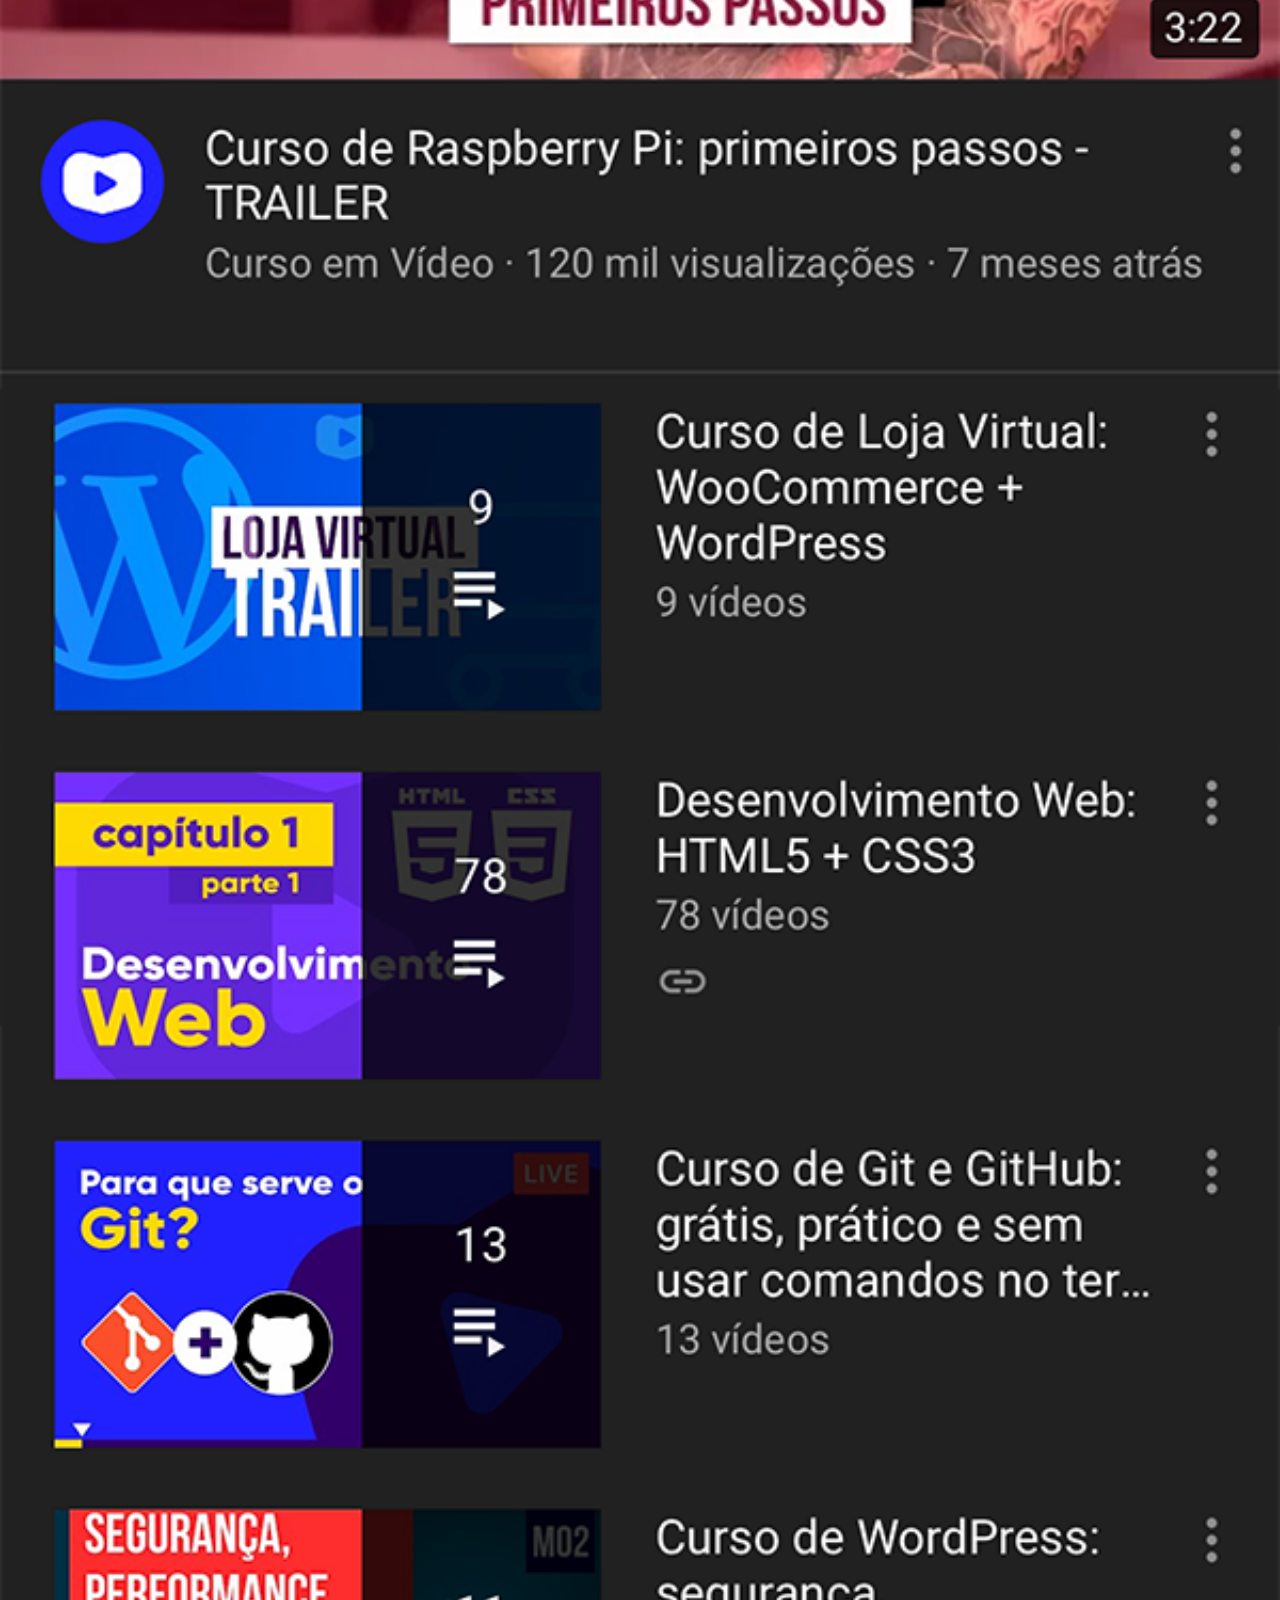
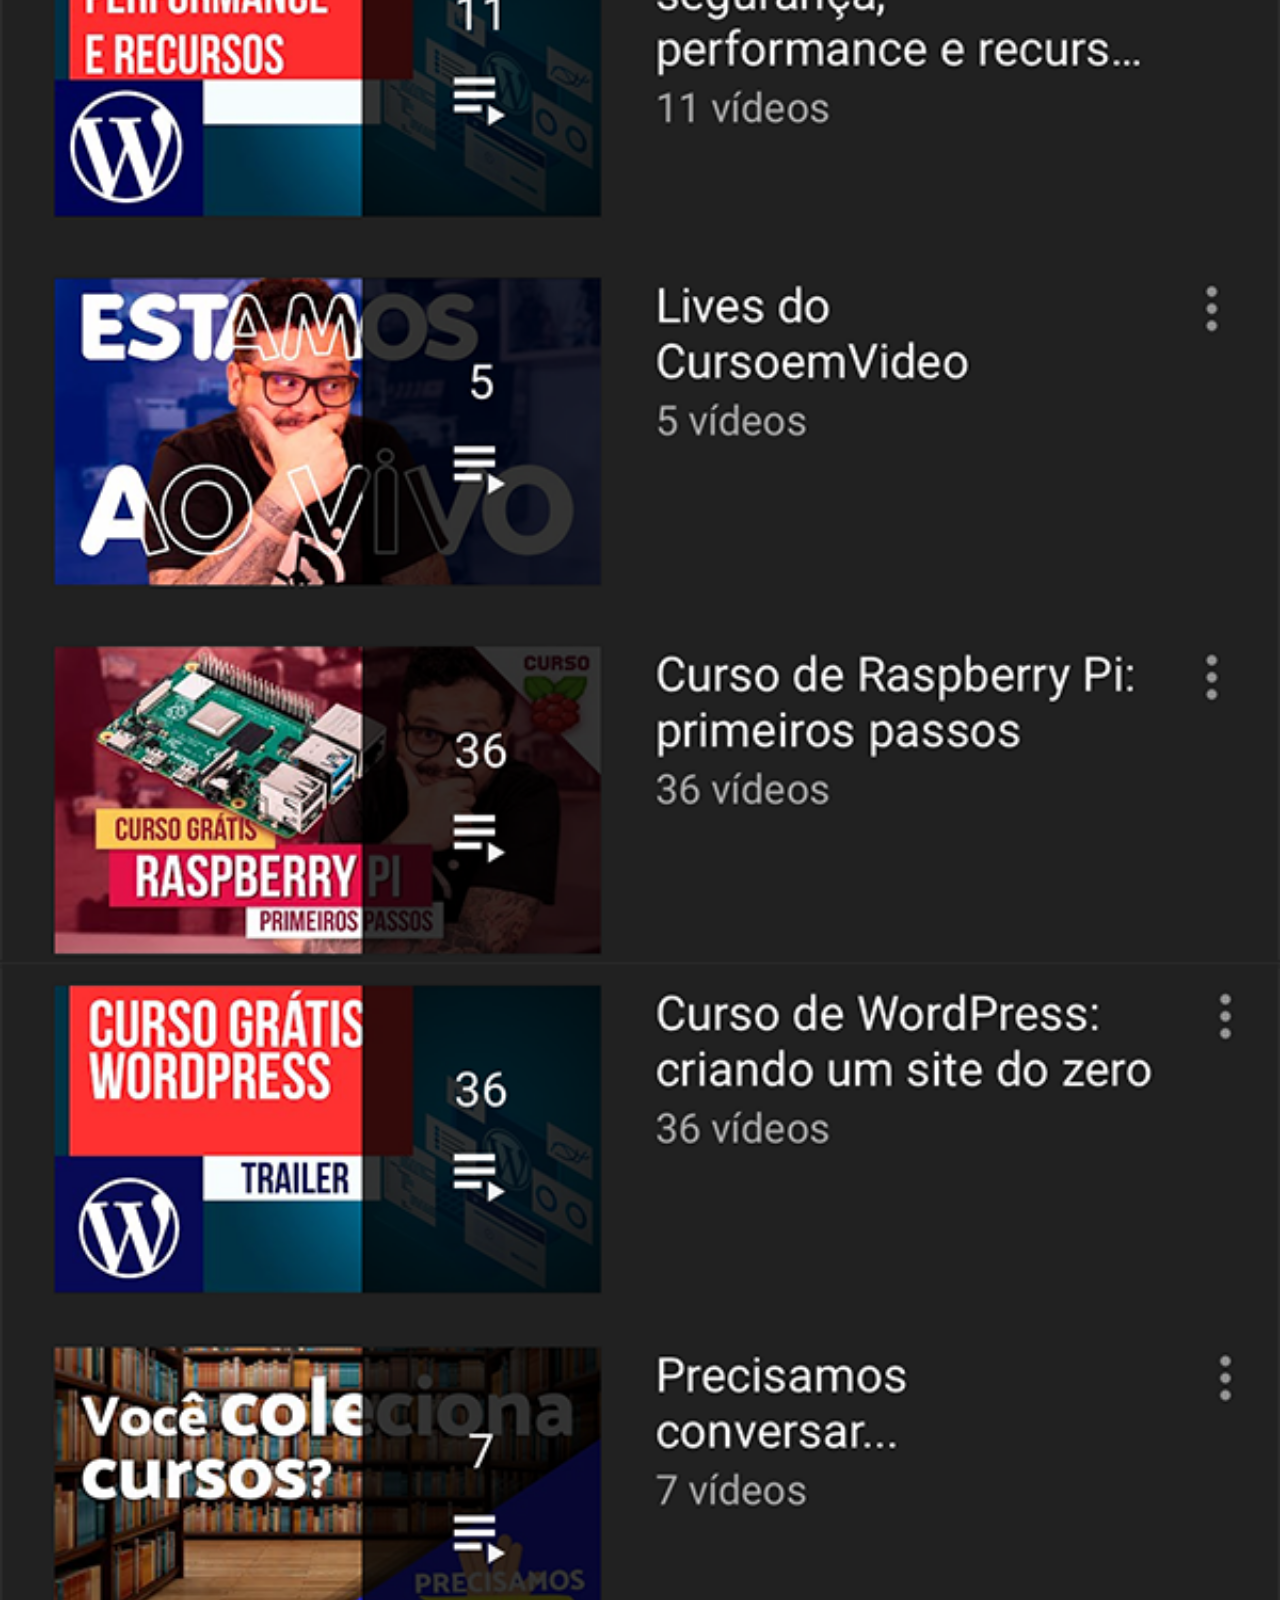
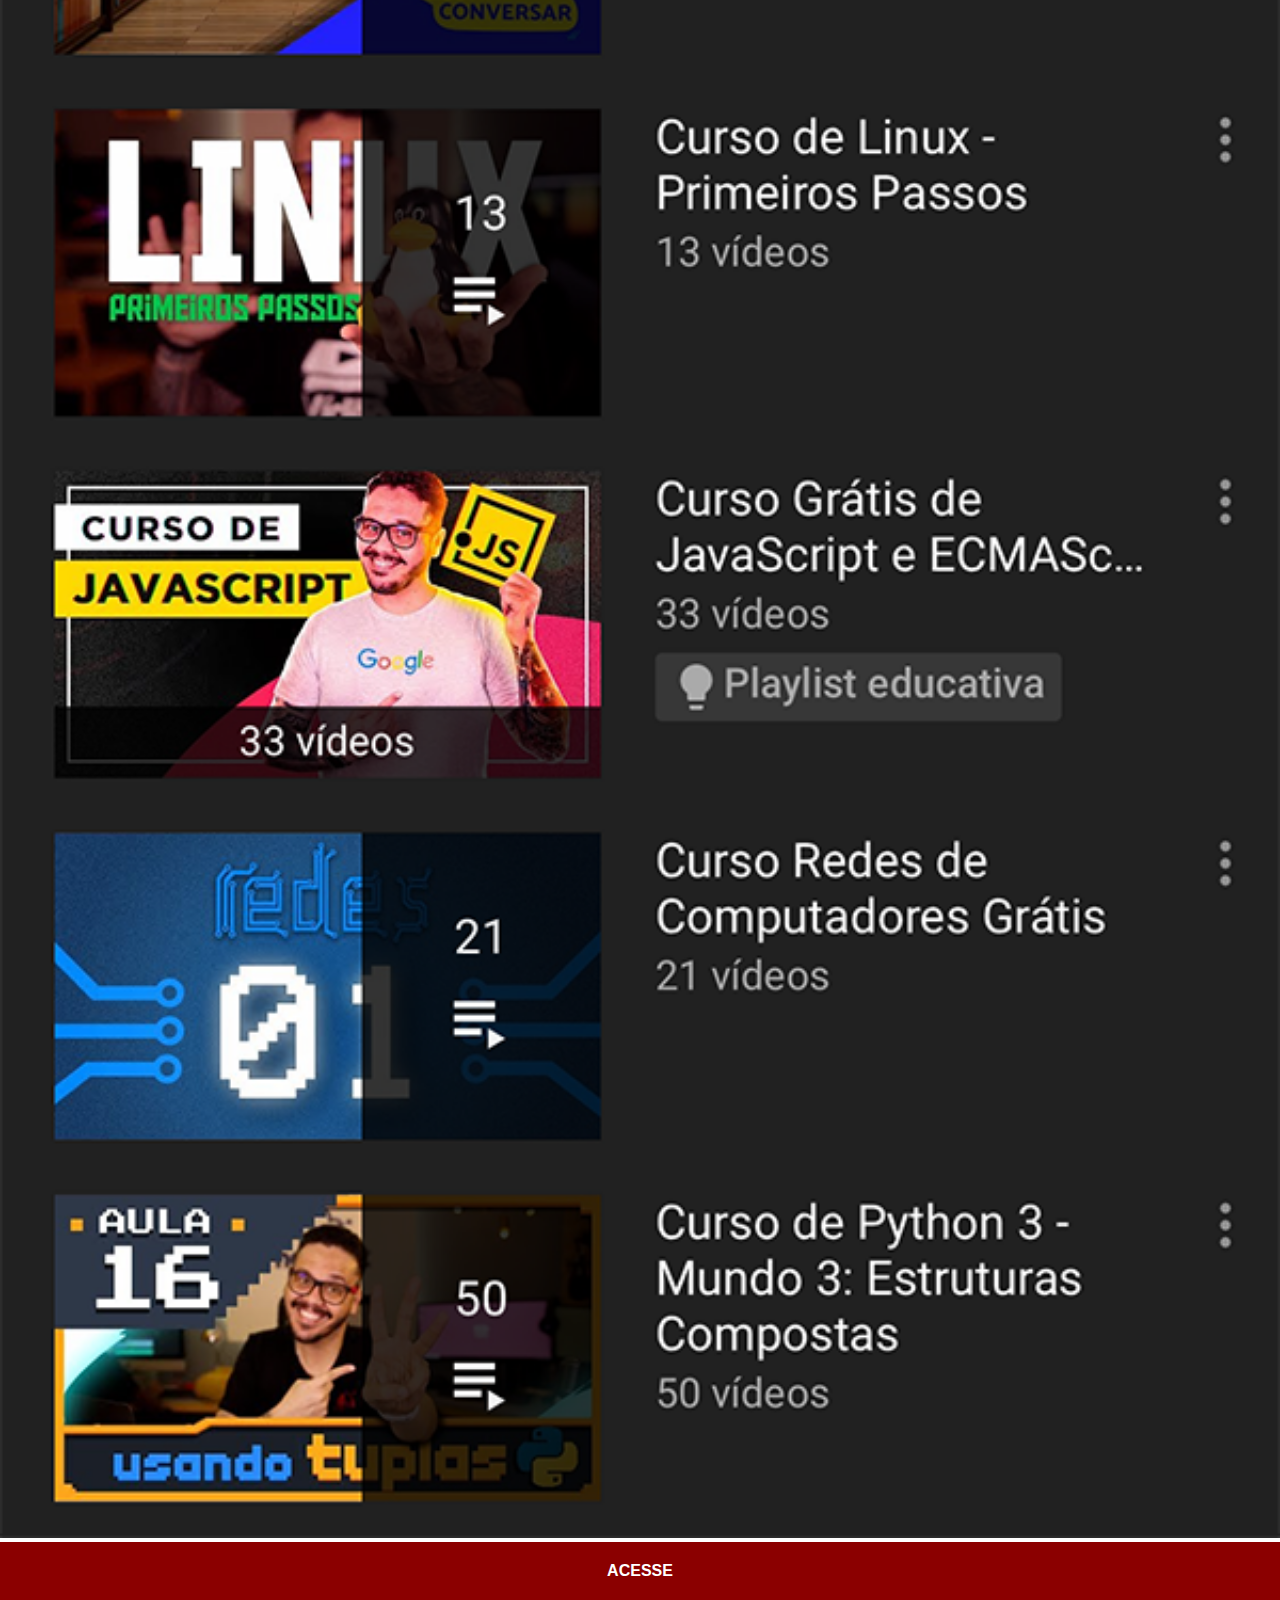
<file: youtube.html>
<!DOCTYPE html>
<html lang="pt-br">
<head>
    <meta charset="UTF-8">
    <meta http-equiv="X-UA-Compatible" content="IE=edge">
    <meta name="viewport" content="width=device-width, initial-scale=1.0">
    <title>Youtube</title>
    <link rel="stylesheet" href="estilos/social.css">
</head>
<body>
    <img src="imagens/tela-youtube.png" alt="Youtube">
    <a href="https://www.youtube.com/user/cursoemvideo/playlists" target="_blank">ACESSE</a>
</body>
</html>
</file>
<file: estilos/style.css>
@charset "UTF-8";

* {
    margin: 0px;
    padding: 0px;
    font-family: Arial, Helvetica, sans-serif;
}

html, body {
    height: 100vh;
    width: 100vw;
    background-color: black;
}

body {
    background: url('../imagens/fundo-madeira.jpg') no-repeat top center;
    background-size: cover;
    background-attachment: fixed;
}

main {
    height: 100vh;
    position: relative;
}

section#telefone {
    position: absolute;
    top: 50%;
    left: 50%;
    transform: translate(-50%, -50%);

    height: 627px;
    width: 311px;
    background: url('../imagens/frame-iphone.png') no-repeat;
}

iframe#tela {
    position: relative;
    top: 80px;
    left: 22px;
    width: 267px;
    height: 471px;
}

section#redes-sociais {
    text-align: right;   
}

section#redes-sociais img {
    width: 50px;
    margin: 10px;
    border-radius: 50%;
    box-shadow: 2px 2px 5px rgba(0, 0, 0, 0.349);
    box-sizing: border-box;
}

section#redes-sociais img:hover {
    border: 2px solid rgba(255, 255, 255, 0.615);
    transform: translate(-3px, -3px);
    box-shadow: 5px 5px 10px rgba(0, 0, 0, 0.7);
    transition: transform 0.2s;
}
</file>
<file: estilos/social.css>
@charset "UTF-8"; 

        * {
            margin: 0px;
            padding: 0px;
            font-family: Arial, Helvetica, sans-serif;
        }

        ::-webkit-scrollbar {
            width: 0px;
            height: 0px;
        }

        img {
            width: 100vw;
        }

        a {
            display: block;
            background-color:darkred;
            padding: 20px;
            text-align: center;
            font-weight: bolder;
            text-decoration: none;
            color: white;
        }

        a:hover {
            background-color: rgb(185, 11, 11);
        }
</file>
